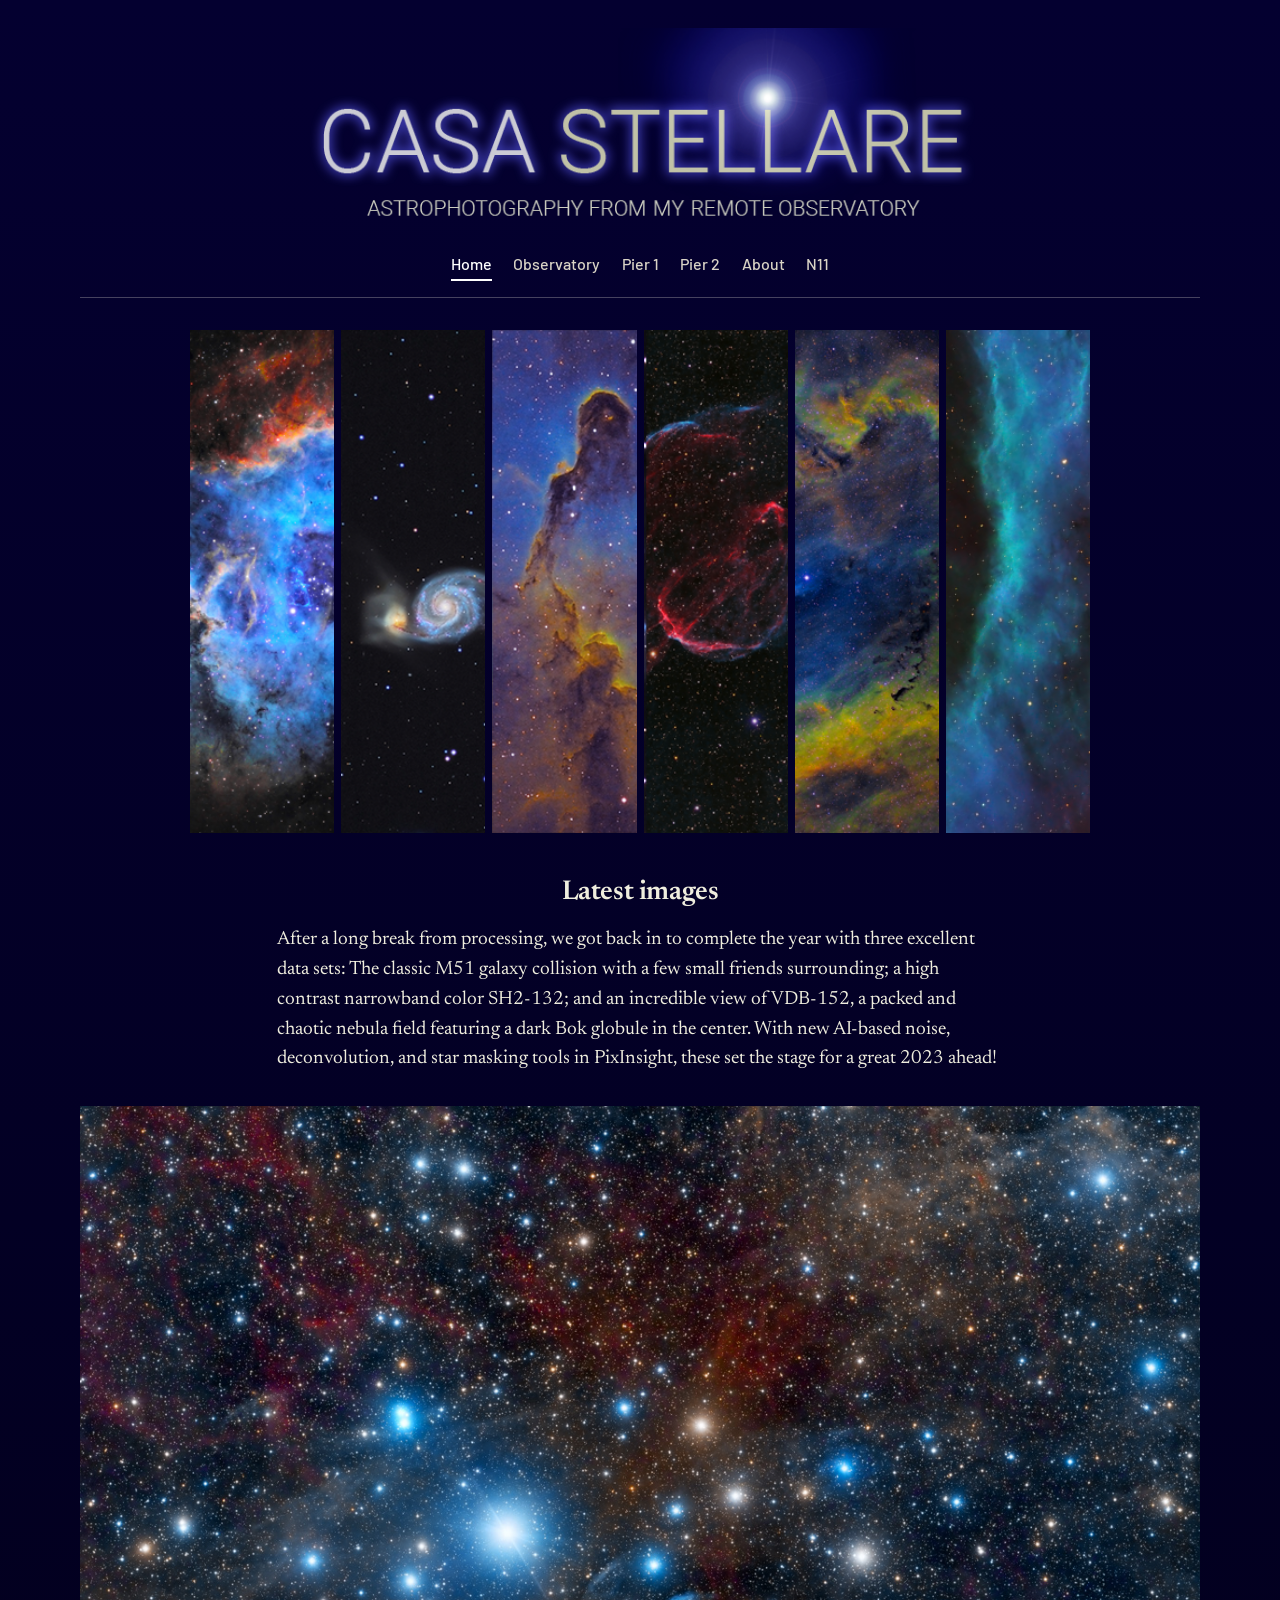
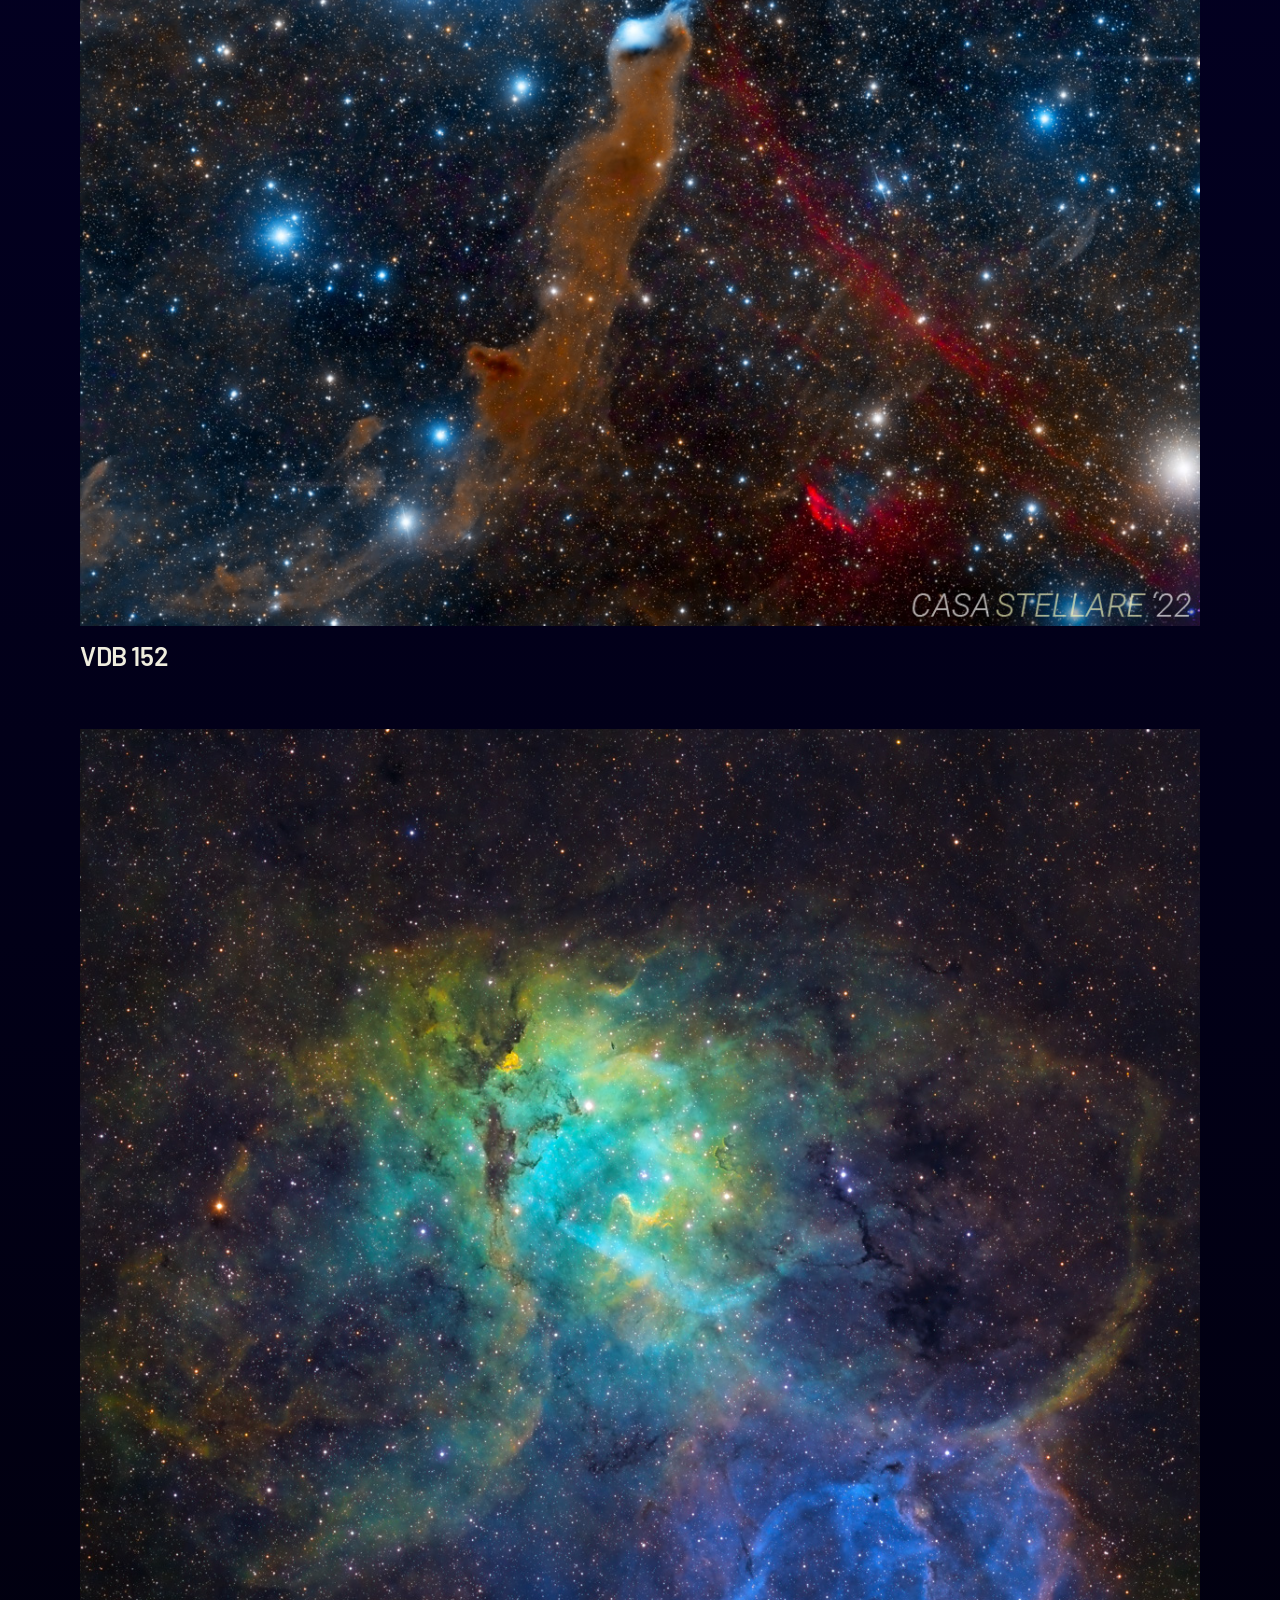
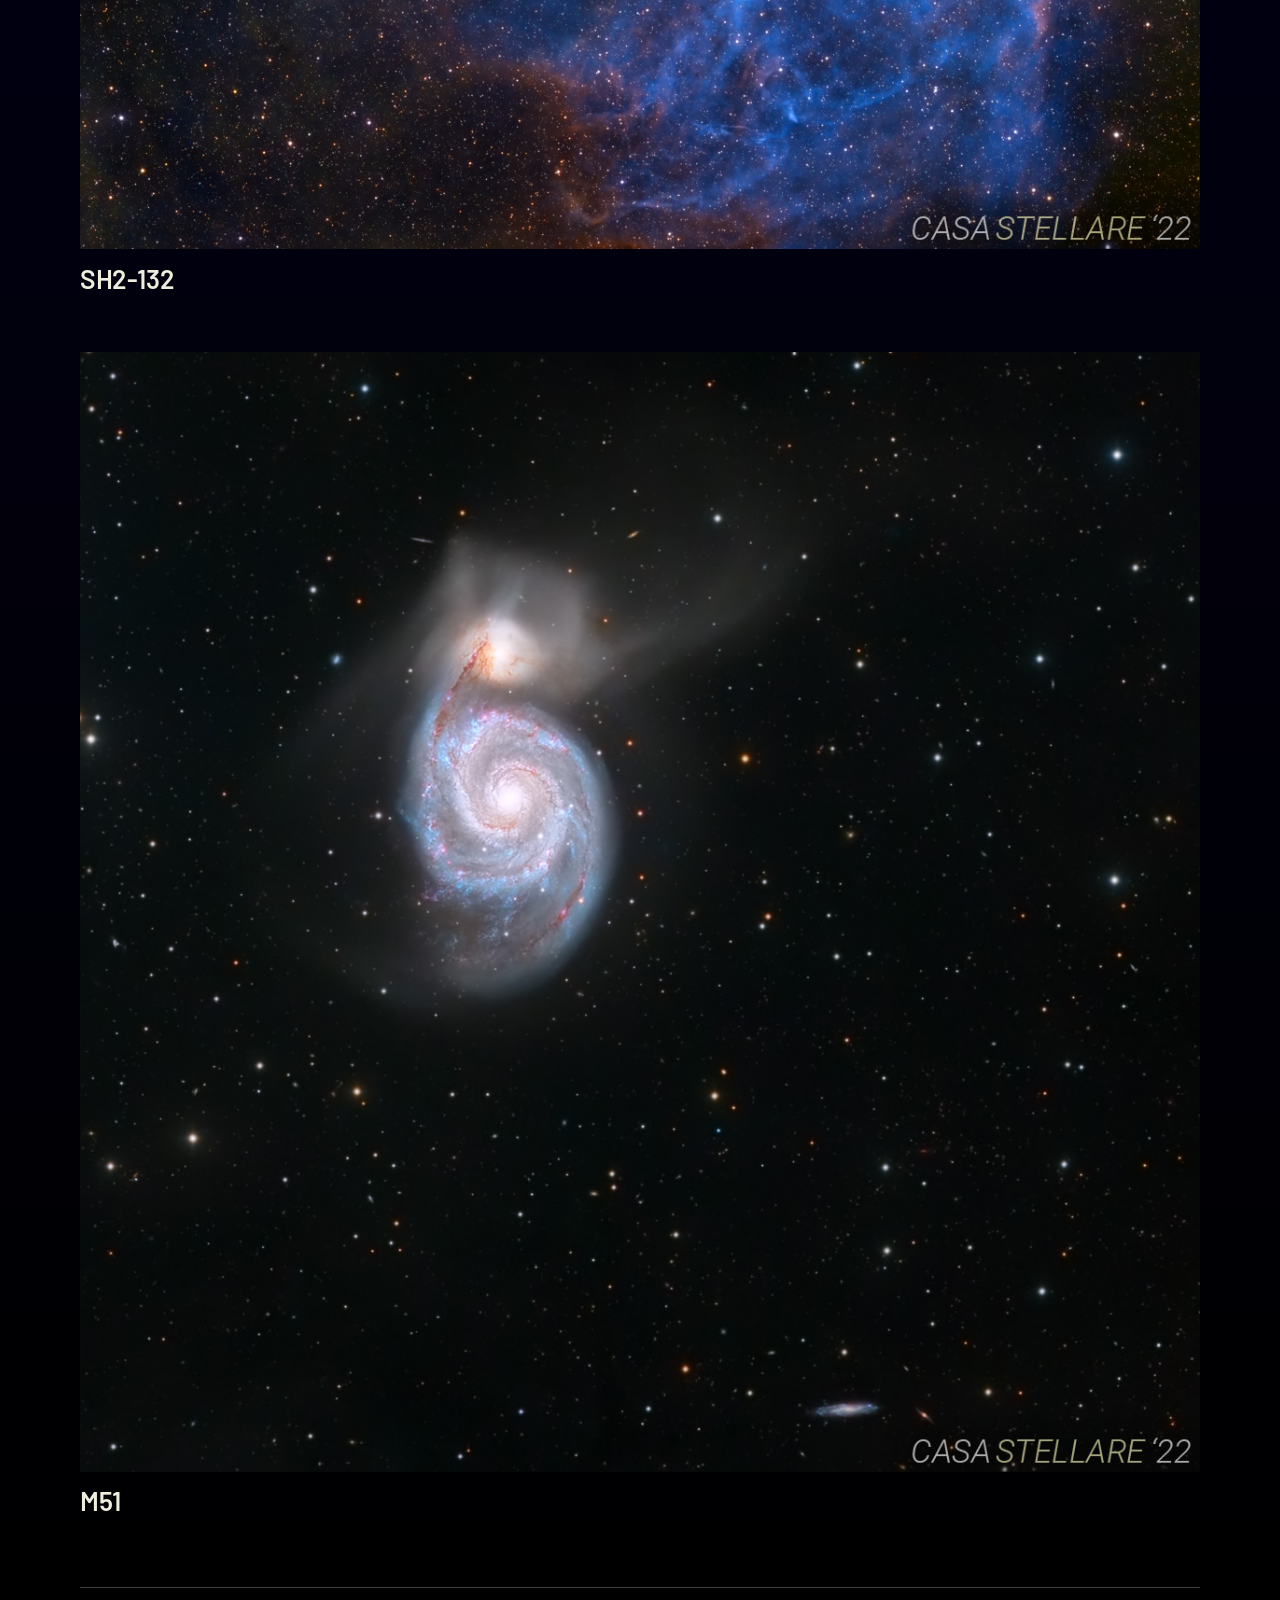
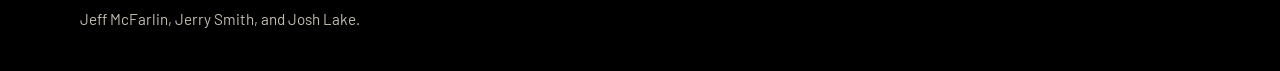
<file: index.html>
<!DOCTYPE html>
<html lang="en">
<head>
  <meta charset="utf-8">
  <meta name="viewport" content="width=device-width, initial-scale=1">
  <title>Casa Stellare</title>
  <meta name="description" content="Astrophotography from our remote observatory.">
  <link rel="icon" href="media/favicon.png">
  <link rel="preconnect" href="https://fonts.googleapis.com">
  <link rel="preconnect" href="https://fonts.gstatic.com" crossorigin>
  <link href="https://fonts.googleapis.com/css2?family=Barlow:wght@400;500;600&family=Newsreader:opsz,wght@6..72,400;6..72,600&display=swap" rel="stylesheet">
  <link rel="stylesheet" href="css/site.css">
</head>
<body>
  <a class="skip" href="#content">Skip to content</a>
  <header class="site-header">
    <a href="index.html"><img class="banner" src="media/uploads/2026/11/BannerThinSubtitledMy.png" alt="Casa Stellare, astrophotography from our remote observatory"></a>
    <nav class="nav" aria-label="Pages"><a href="index.html" aria-current="page">Home</a><a href="observatory.html">Observatory</a><a href="pier-1.html">Pier 1</a><a href="pier-2.html">Pier 2</a><a href="about.html">About</a><a href="lake.html">N11</a></nav>
  </header>
  <main id="content">
    <div class="strip-row">
    <div class="panel">
      <img src="media/strips/1/01.png" alt="">
      <img src="media/strips/1/02.png" alt="">
      <img src="media/strips/1/03.png" alt="">
      <img src="media/strips/1/04.png" alt="">
      <img src="media/strips/1/05.png" alt="">
      <img src="media/strips/1/06.png" alt="">
    </div>
    <div class="panel">
      <img src="media/strips/2/01.png" alt="">
      <img src="media/strips/2/02.png" alt="">
      <img src="media/strips/2/03.png" alt="">
      <img src="media/strips/2/04.png" alt="">
      <img src="media/strips/2/05.png" alt="">
      <img src="media/strips/2/06.png" alt="">
    </div>
    <div class="panel">
      <img src="media/strips/3/01.png" alt="">
      <img src="media/strips/3/02.png" alt="">
      <img src="media/strips/3/03.png" alt="">
      <img src="media/strips/3/04.png" alt="">
      <img src="media/strips/3/05.png" alt="">
      <img src="media/strips/3/06.png" alt="">
    </div>
    <div class="panel">
      <img src="media/strips/4/01.png" alt="">
      <img src="media/strips/4/02.png" alt="">
      <img src="media/strips/4/03.png" alt="">
      <img src="media/strips/4/04.png" alt="">
      <img src="media/strips/4/05.png" alt="">
      <img src="media/strips/4/06.png" alt="">
    </div>
    <div class="panel">
      <img src="media/strips/5/01.png" alt="">
      <img src="media/strips/5/02.png" alt="">
      <img src="media/strips/5/03.png" alt="">
      <img src="media/strips/5/04.png" alt="">
      <img src="media/strips/5/05.png" alt="">
      <img src="media/strips/5/06.png" alt="">
    </div>
    <div class="panel">
      <img src="media/strips/6/01.png" alt="">
      <img src="media/strips/6/02.png" alt="">
      <img src="media/strips/6/03.png" alt="">
      <img src="media/strips/6/04.png" alt="">
      <img src="media/strips/6/05.png" alt="">
      <img src="media/strips/6/06.png" alt="">
    </div>
    </div>
    <h1 class="section-title">Latest images</h1>
    <div class="lede"><p>After a long break from processing, we got back in to complete the year with three excellent data sets: The classic M51 galaxy collision with a few small friends surrounding; a high contrast narrowband color SH2-132; and an incredible view of VDB-152, a packed and chaotic nebula field featuring a dark Bok globule in the center. With new AI-based noise, deconvolution, and star masking tools in PixInsight, these set the stage for a great 2023 ahead!</p></div>
    <div class="essays" data-gallery>
<figure class="essay"><button class="essay-open" type="button" data-full="media/uploads/2022/12/58-VDB152.jpg"><img src="media/uploads/2022/12/58-VDB152.jpg" alt="VDB 152"></button><figcaption><h2>VDB 152</h2></figcaption></figure>
<figure class="essay"><button class="essay-open" type="button" data-full="media/uploads/2022/12/59-SH2132.jpg"><img src="media/uploads/2022/12/59-SH2132.jpg" alt="SH2-132"></button><figcaption><h2>SH2-132</h2></figcaption></figure>
<figure class="essay"><button class="essay-open" type="button" data-full="media/uploads/2022/12/60-M51.jpg"><img src="media/uploads/2022/12/60-M51.jpg" alt="M51"></button><figcaption><h2>M51</h2></figcaption></figure>
    </div>
  </main>
  <footer class="site-footer">Jeff McFarlin, Jerry Smith, and Josh Lake.</footer>
  <dialog class="lightbox" aria-label="Image">
    <div class="lightbox-bar">
      <span>Casa Stellare</span>
      <button type="button" data-close>Close</button>
    </div>
    <div class="lightbox-stage">
      <button class="lightbox-nav" type="button" data-prev aria-label="Previous image">Prev</button>
      <img alt="">
      <button class="lightbox-nav" type="button" data-next aria-label="Next image">Next</button>
    </div>
    <p class="lightbox-caption"></p>
  </dialog>
  <script src="js/strips.js"></script>
  <script src="js/gallery.js"></script>
</body>
</html>
</file>
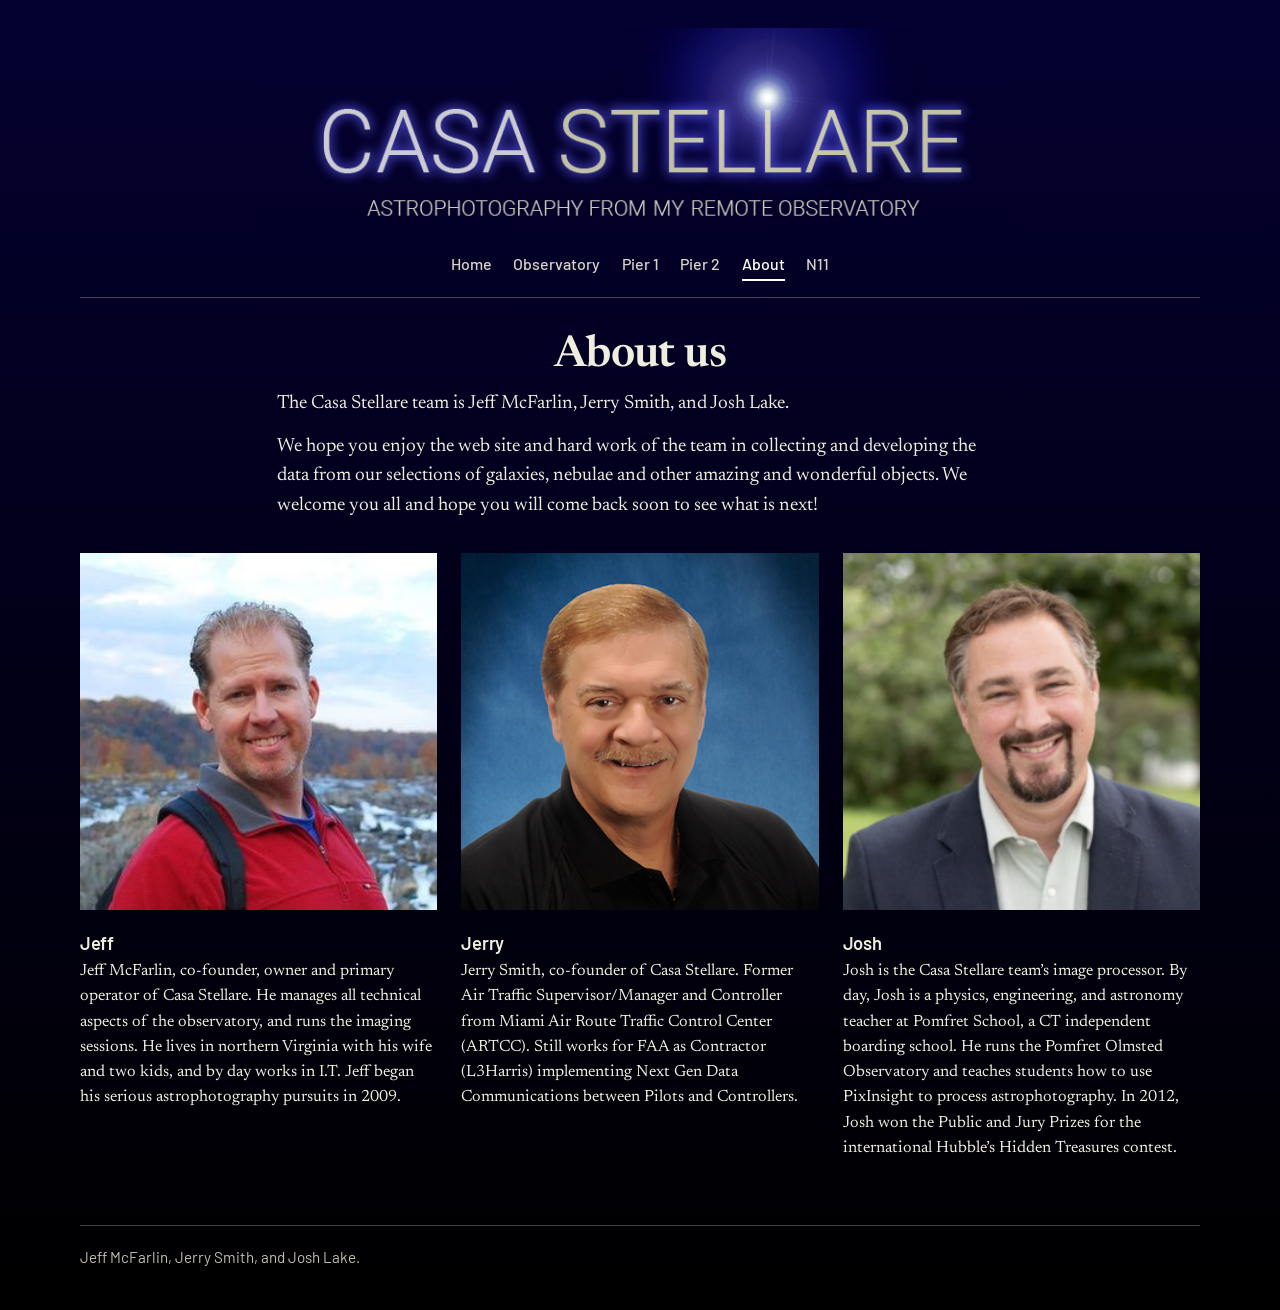
<file: about.html>
<!DOCTYPE html>
<html lang="en">
<head>
  <meta charset="utf-8">
  <meta name="viewport" content="width=device-width, initial-scale=1">
  <title>About — Casa Stellare</title>
  <meta name="description" content="Jeff McFarlin, Jerry Smith, and Josh Lake.">
  <link rel="icon" href="media/favicon.png">
  <link rel="preconnect" href="https://fonts.googleapis.com">
  <link rel="preconnect" href="https://fonts.gstatic.com" crossorigin>
  <link href="https://fonts.googleapis.com/css2?family=Barlow:wght@400;500;600&family=Newsreader:opsz,wght@6..72,400;6..72,600&display=swap" rel="stylesheet">
  <link rel="stylesheet" href="css/site.css">
</head>
<body>
  <a class="skip" href="#content">Skip to content</a>
  <header class="site-header">
    <a href="index.html"><img class="banner" src="media/uploads/2026/11/BannerThinSubtitledMy.png" alt="Casa Stellare, astrophotography from our remote observatory"></a>
    <nav class="nav" aria-label="Pages"><a href="index.html">Home</a><a href="observatory.html">Observatory</a><a href="pier-1.html">Pier 1</a><a href="pier-2.html">Pier 2</a><a href="about.html" aria-current="page">About</a><a href="lake.html">N11</a></nav>
  </header>
  <main id="content">
    <h1>About us</h1>
    <div class="lede"><p>The Casa Stellare team is Jeff McFarlin, Jerry Smith, and Josh Lake.</p>
<p>We hope you enjoy the web site and hard work of the team in collecting and developing the data from our selections of galaxies, nebulae and other amazing and wonderful objects. We welcome you all and hope you will come back soon to see what is next!</p></div>
    <div class="people">
<article>
        <img src="media/uploads/2022/03/Jeff-e1646683445203.jpeg" alt="Jeff">
        <h2>Jeff</h2>
        <p>Jeff McFarlin, co-founder, owner and primary operator of Casa Stellare. He manages all technical aspects of the observatory, and runs the imaging sessions. He lives in northern Virginia with his wife and two kids, and by day works in I.T. Jeff began his serious astrophotography pursuits in 2009.</p>
      </article>
<article>
        <img src="media/uploads/2022/03/Jerry.png" alt="Jerry">
        <h2>Jerry</h2>
        <p>Jerry Smith, co-founder of Casa Stellare. Former Air Traffic Supervisor/Manager and Controller from Miami Air Route Traffic Control Center (ARTCC). Still works for FAA as Contractor (L3Harris) implementing Next Gen Data Communications between Pilots and Controllers.</p>
      </article>
<article>
        <img src="media/uploads/2022/03/Lake-Avatar-e1646683579557.png" alt="Josh">
        <h2>Josh</h2>
        <p>Josh is the Casa Stellare team’s image processor. By day, Josh is a physics, engineering, and astronomy teacher at Pomfret School, a CT independent boarding school. He runs the Pomfret Olmsted Observatory and teaches students how to use PixInsight to process astrophotography. In 2012, Josh won the Public and Jury Prizes for the international Hubble’s Hidden Treasures contest.</p>
      </article>
    </div>
  </main>
  <footer class="site-footer">Jeff McFarlin, Jerry Smith, and Josh Lake.</footer>
  <dialog class="lightbox" aria-label="Image">
    <div class="lightbox-bar">
      <span>Casa Stellare</span>
      <button type="button" data-close>Close</button>
    </div>
    <div class="lightbox-stage">
      <button class="lightbox-nav" type="button" data-prev aria-label="Previous image">Prev</button>
      <img alt="">
      <button class="lightbox-nav" type="button" data-next aria-label="Next image">Next</button>
    </div>
    <p class="lightbox-caption"></p>
  </dialog>
  <script src="js/gallery.js"></script>
</body>
</html>
</file>
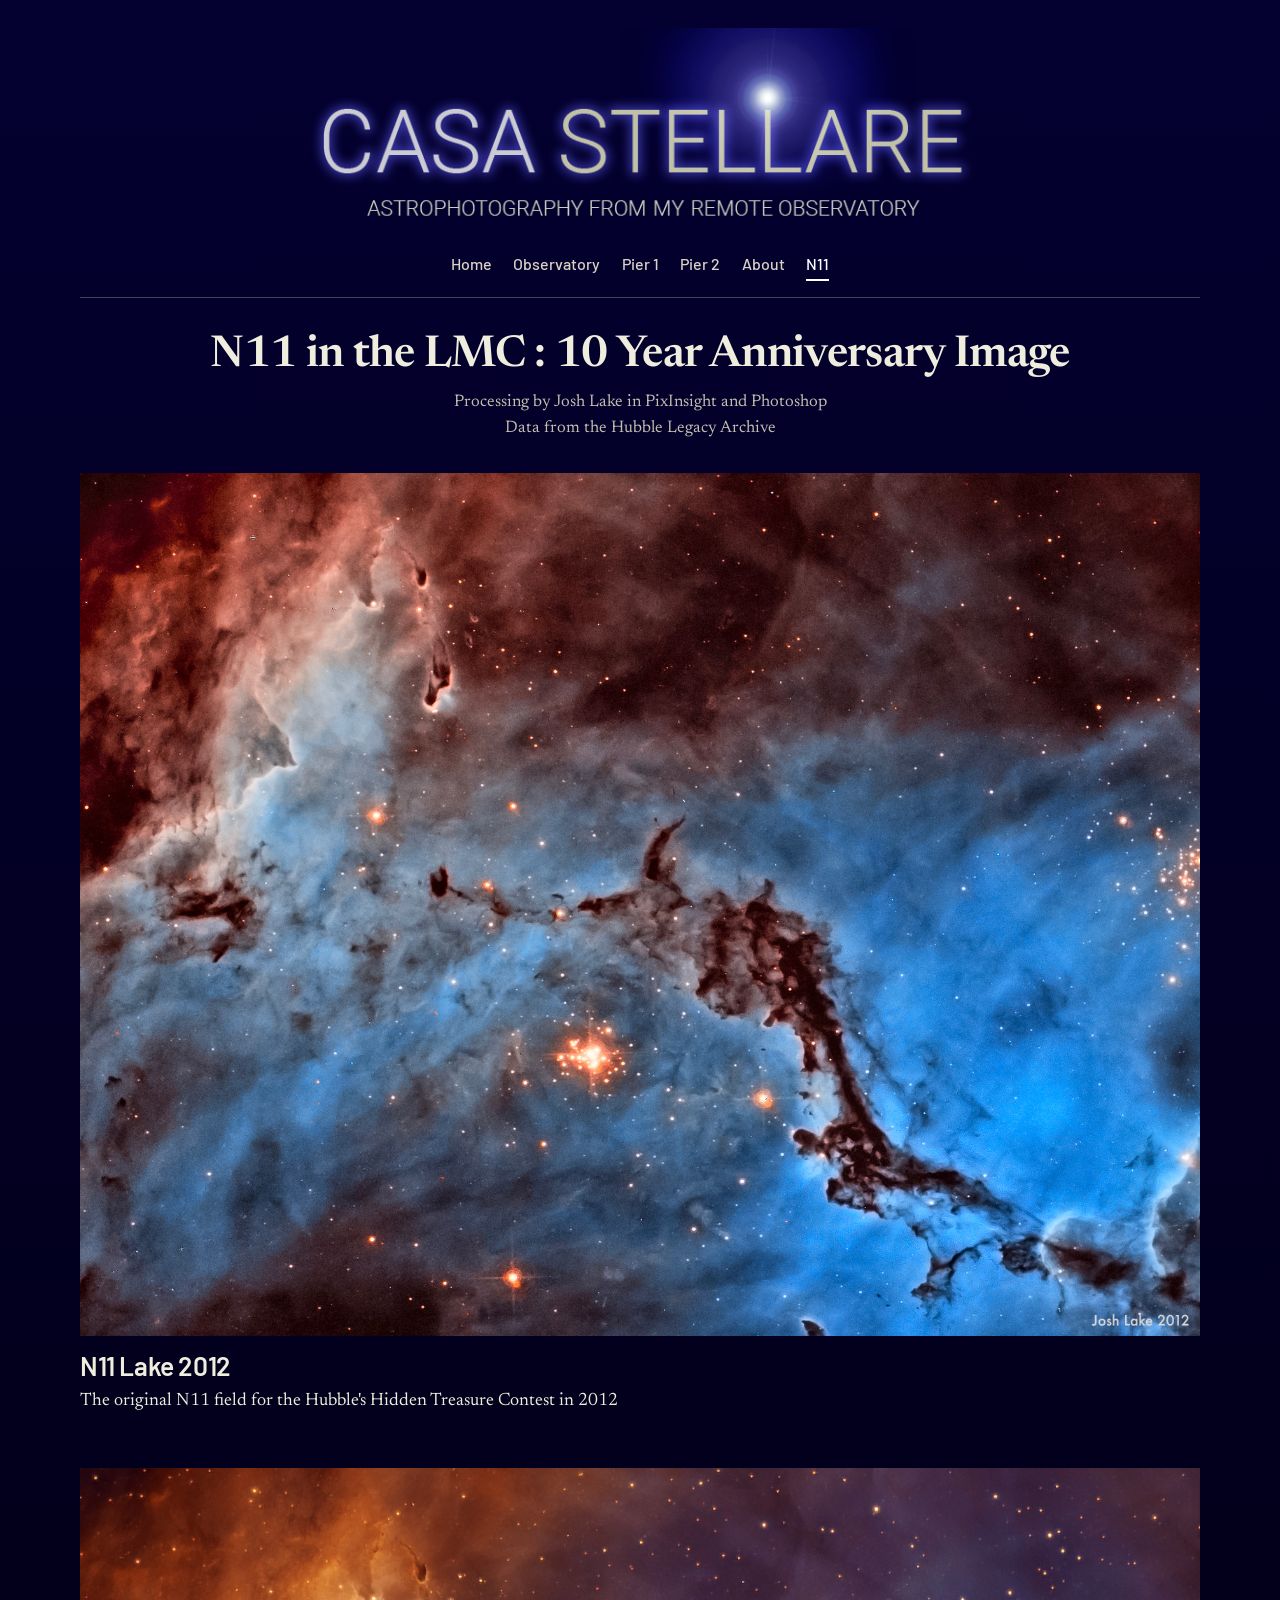
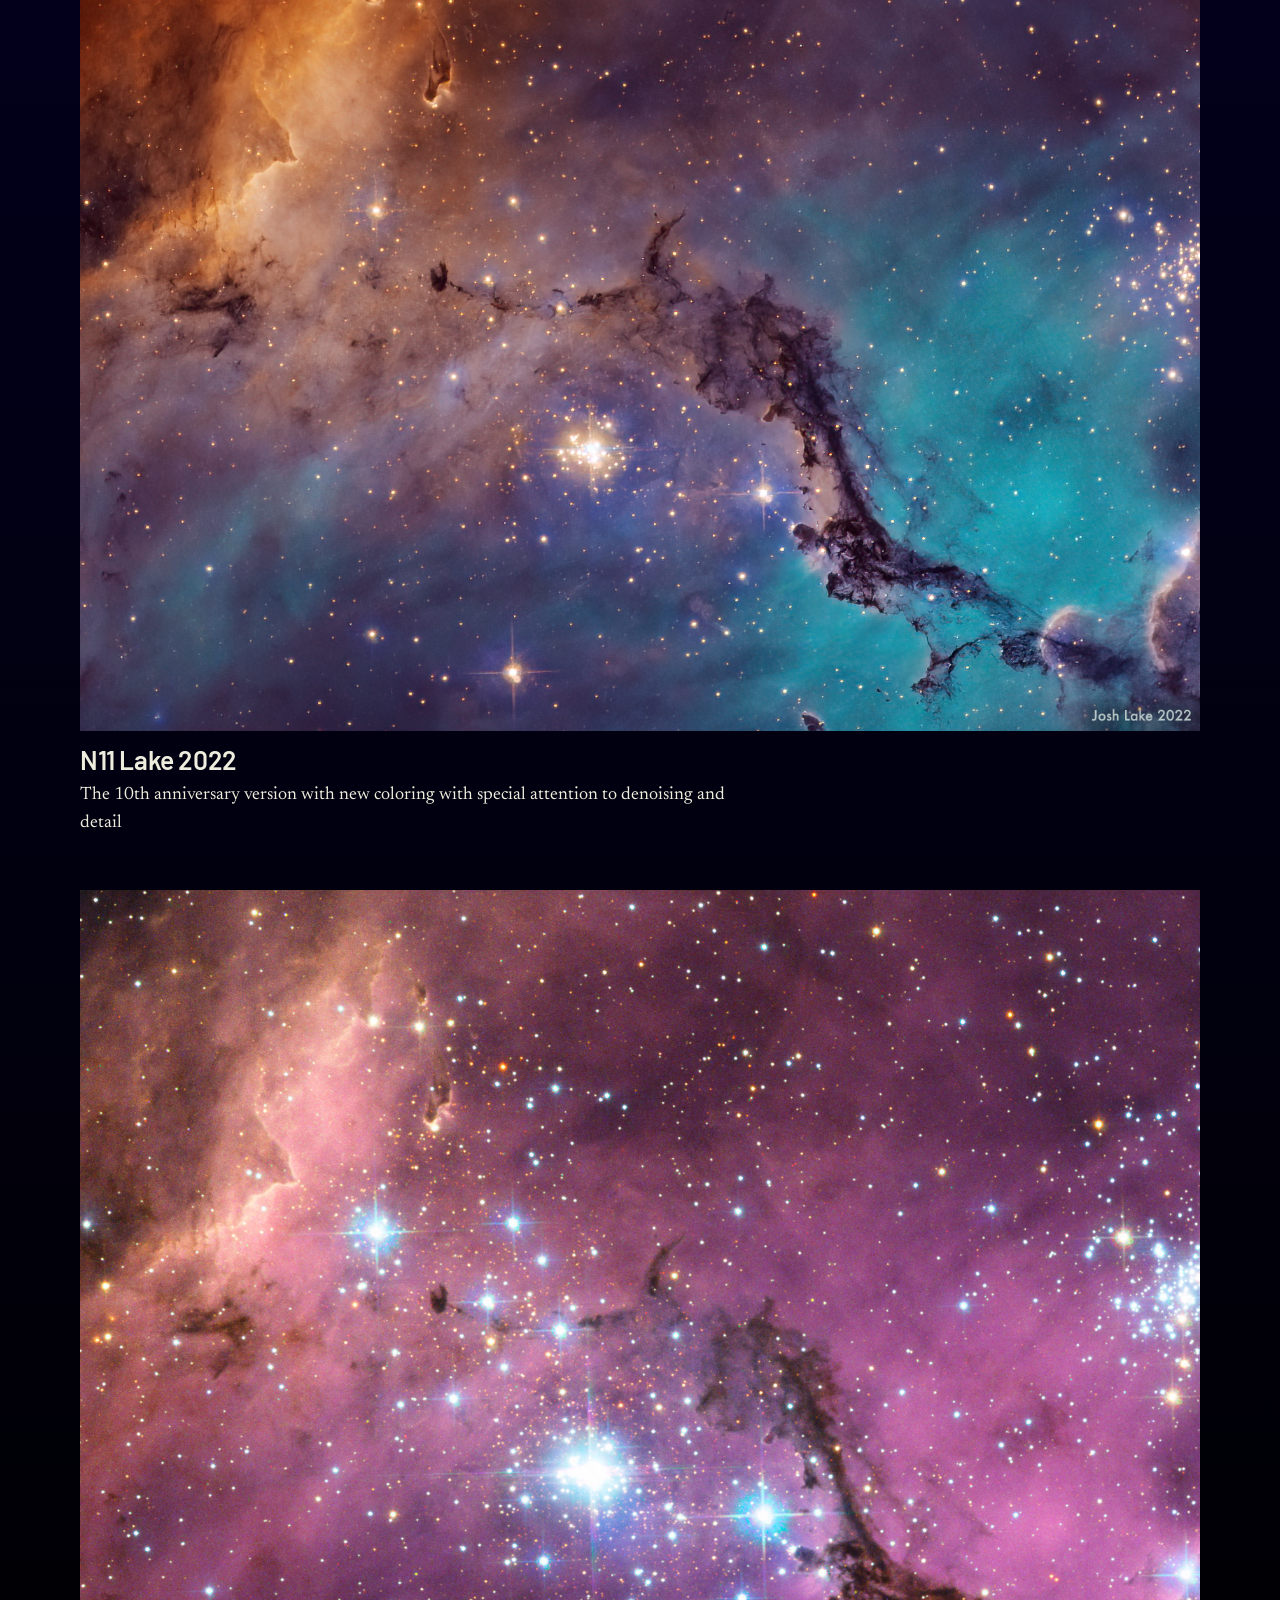
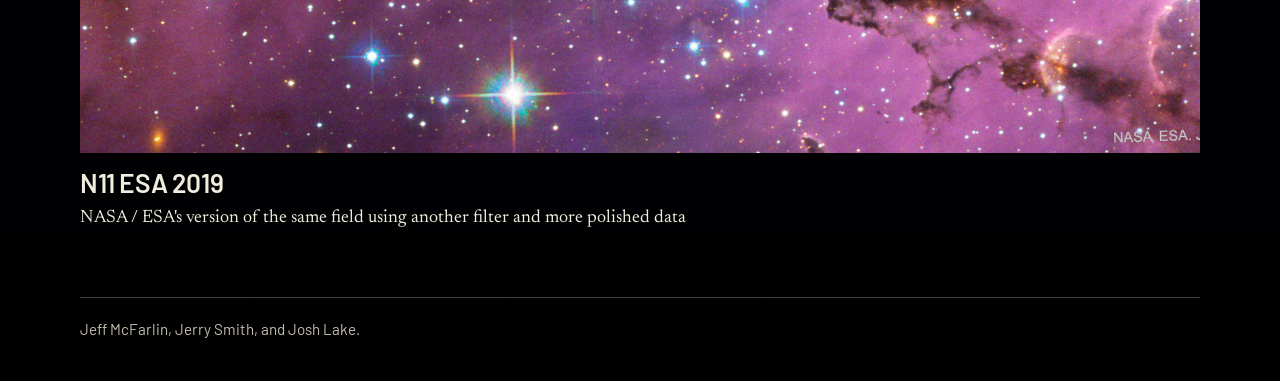
<file: lake.html>
<!DOCTYPE html>
<html lang="en">
<head>
  <meta charset="utf-8">
  <meta name="viewport" content="width=device-width, initial-scale=1">
  <title>N11 — Casa Stellare</title>
  <meta name="description" content="N11 in the LMC : 10 Year Anniversary Image">
  <link rel="icon" href="media/favicon.png">
  <link rel="preconnect" href="https://fonts.googleapis.com">
  <link rel="preconnect" href="https://fonts.gstatic.com" crossorigin>
  <link href="https://fonts.googleapis.com/css2?family=Barlow:wght@400;500;600&family=Newsreader:opsz,wght@6..72,400;6..72,600&display=swap" rel="stylesheet">
  <link rel="stylesheet" href="css/site.css">
</head>
<body>
  <a class="skip" href="#content">Skip to content</a>
  <header class="site-header">
    <a href="index.html"><img class="banner" src="media/uploads/2026/11/BannerThinSubtitledMy.png" alt="Casa Stellare, astrophotography from our remote observatory"></a>
    <nav class="nav" aria-label="Pages"><a href="index.html">Home</a><a href="observatory.html">Observatory</a><a href="pier-1.html">Pier 1</a><a href="pier-2.html">Pier 2</a><a href="about.html">About</a><a href="lake.html" aria-current="page">N11</a></nav>
  </header>
  <main id="content">
    <h1>N11 in the LMC : 10 Year Anniversary Image</h1>
    <p class="credit">Processing by Josh Lake in PixInsight and Photoshop<br>Data from the Hubble Legacy Archive</p>
    <div class="essays" data-gallery>
<figure class="essay"><button class="essay-open" type="button" data-full="media/uploads/2022/03/N11-Lake-2012.jpg"><img src="media/uploads/2022/03/N11-Lake-2012.jpg" alt="N11 Lake 2012"></button><figcaption><h2>N11 Lake 2012</h2><p>The original N11 field for the Hubble&#x27;s Hidden Treasure Contest in 2012</p></figcaption></figure>
<figure class="essay"><button class="essay-open" type="button" data-full="media/uploads/2022/03/N11-Lake-2022.jpg"><img src="media/uploads/2022/03/N11-Lake-2022.jpg" alt="N11 Lake 2022"></button><figcaption><h2>N11 Lake 2022</h2><p>The 10th anniversary version with new coloring with special attention to denoising and detail</p></figcaption></figure>
<figure class="essay"><button class="essay-open" type="button" data-full="media/uploads/2022/03/N11-ESA-2019.jpg"><img src="media/uploads/2022/03/N11-ESA-2019.jpg" alt="N11 ESA 2019"></button><figcaption><h2>N11 ESA 2019</h2><p>NASA / ESA&#x27;s version of the same field using another filter and more polished data</p></figcaption></figure>
    </div>
  </main>
  <footer class="site-footer">Jeff McFarlin, Jerry Smith, and Josh Lake.</footer>
  <dialog class="lightbox" aria-label="Image">
    <div class="lightbox-bar">
      <span>Casa Stellare</span>
      <button type="button" data-close>Close</button>
    </div>
    <div class="lightbox-stage">
      <button class="lightbox-nav" type="button" data-prev aria-label="Previous image">Prev</button>
      <img alt="">
      <button class="lightbox-nav" type="button" data-next aria-label="Next image">Next</button>
    </div>
    <p class="lightbox-caption"></p>
  </dialog>
  <script src="js/gallery.js"></script>
</body>
</html>
</file>
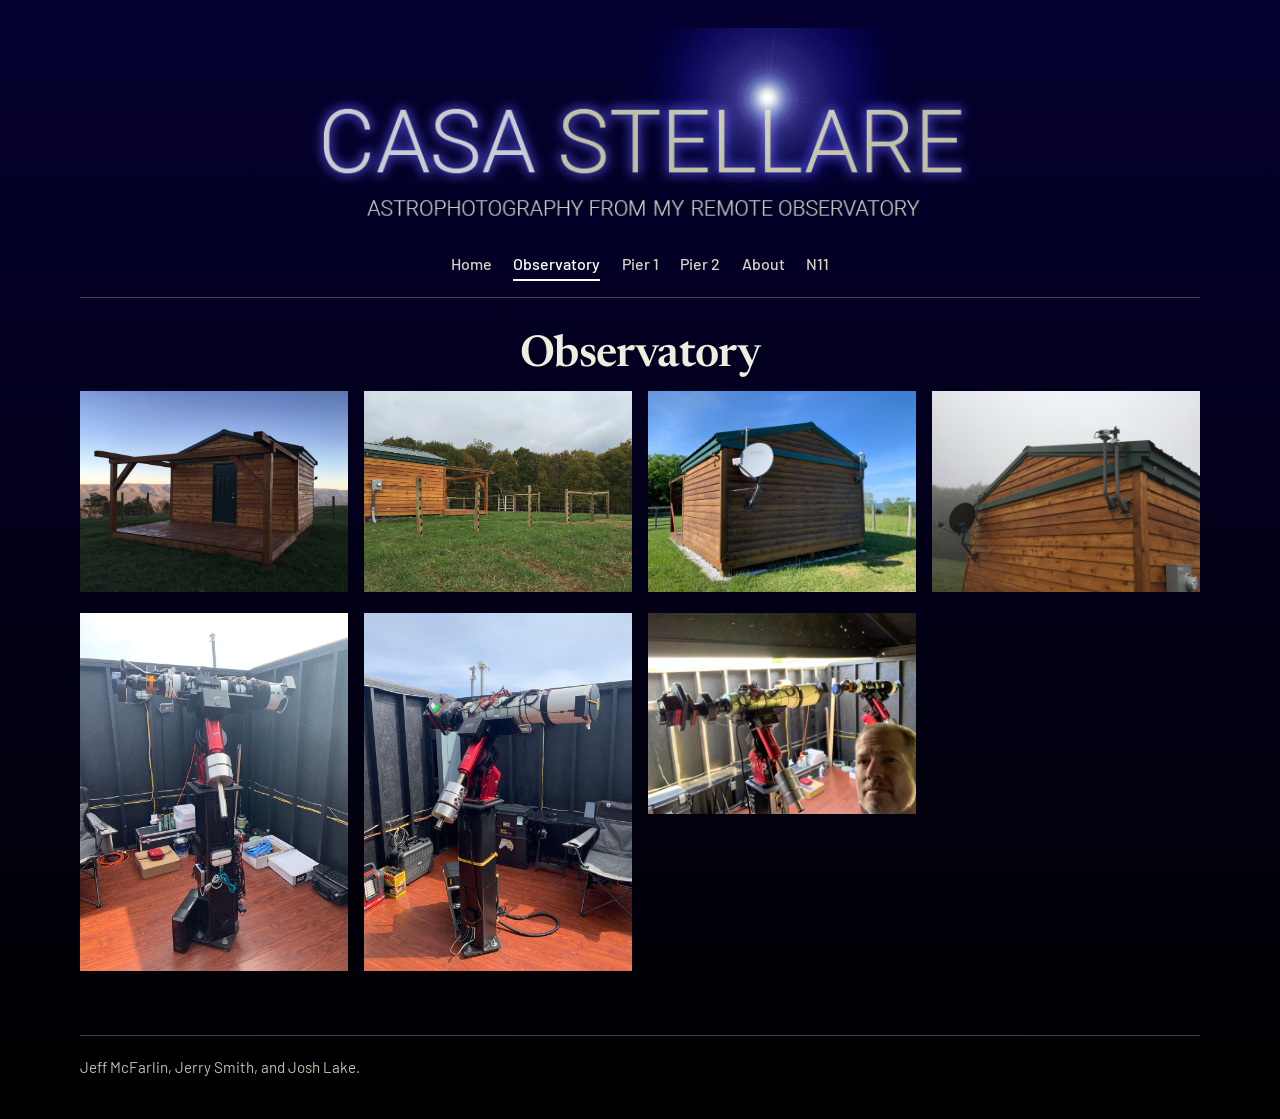
<file: observatory.html>
<!DOCTYPE html>
<html lang="en">
<head>
  <meta charset="utf-8">
  <meta name="viewport" content="width=device-width, initial-scale=1">
  <title>Observatory — Casa Stellare</title>
  <meta name="description" content="The Casa Stellare remote observatory.">
  <link rel="icon" href="media/favicon.png">
  <link rel="preconnect" href="https://fonts.googleapis.com">
  <link rel="preconnect" href="https://fonts.gstatic.com" crossorigin>
  <link href="https://fonts.googleapis.com/css2?family=Barlow:wght@400;500;600&family=Newsreader:opsz,wght@6..72,400;6..72,600&display=swap" rel="stylesheet">
  <link rel="stylesheet" href="css/site.css">
</head>
<body>
  <a class="skip" href="#content">Skip to content</a>
  <header class="site-header">
    <a href="index.html"><img class="banner" src="media/uploads/2026/11/BannerThinSubtitledMy.png" alt="Casa Stellare, astrophotography from our remote observatory"></a>
    <nav class="nav" aria-label="Pages"><a href="index.html">Home</a><a href="observatory.html" aria-current="page">Observatory</a><a href="pier-1.html">Pier 1</a><a href="pier-2.html">Pier 2</a><a href="about.html">About</a><a href="lake.html">N11</a></nav>
  </header>
  <main id="content">
    <h1>Observatory</h1>
    <div class="grid" data-gallery>
<figure><button class="shot" type="button" data-full="media/uploads/2022/03/img_7589-copy.jpg"><img src="media/uploads/2022/03/img_7589-copy.jpg" alt="" loading="lazy"></button></figure>
<figure><button class="shot" type="button" data-full="media/uploads/2022/03/Obs5.jpeg"><img src="media/uploads/2022/03/Obs5.jpeg" alt="" loading="lazy"></button></figure>
<figure><button class="shot" type="button" data-full="media/uploads/2022/03/Back.jpg"><img src="media/uploads/2022/03/Back.jpg" alt="" loading="lazy"></button></figure>
<figure><button class="shot" type="button" data-full="media/uploads/2022/03/IMG_7469.jpg"><img src="media/uploads/2022/03/IMG_7469.jpg" alt="" loading="lazy"></button></figure>
<figure><button class="shot" type="button" data-full="media/uploads/2022/03/IMG_1177.jpg"><img src="media/uploads/2022/03/IMG_1177.jpg" alt="" loading="lazy"></button></figure>
<figure><button class="shot" type="button" data-full="media/uploads/2022/03/IMG_1178.jpg"><img src="media/uploads/2022/03/IMG_1178.jpg" alt="" loading="lazy"></button></figure>
<figure><button class="shot" type="button" data-full="media/uploads/2022/03/Scope.jpg"><img src="media/uploads/2022/03/Scope.jpg" alt="" loading="lazy"></button></figure>
    </div>
  </main>
  <footer class="site-footer">Jeff McFarlin, Jerry Smith, and Josh Lake.</footer>
  <dialog class="lightbox" aria-label="Image">
    <div class="lightbox-bar">
      <span>Casa Stellare</span>
      <button type="button" data-close>Close</button>
    </div>
    <div class="lightbox-stage">
      <button class="lightbox-nav" type="button" data-prev aria-label="Previous image">Prev</button>
      <img alt="">
      <button class="lightbox-nav" type="button" data-next aria-label="Next image">Next</button>
    </div>
    <p class="lightbox-caption"></p>
  </dialog>
  <script src="js/gallery.js"></script>
</body>
</html>
</file>
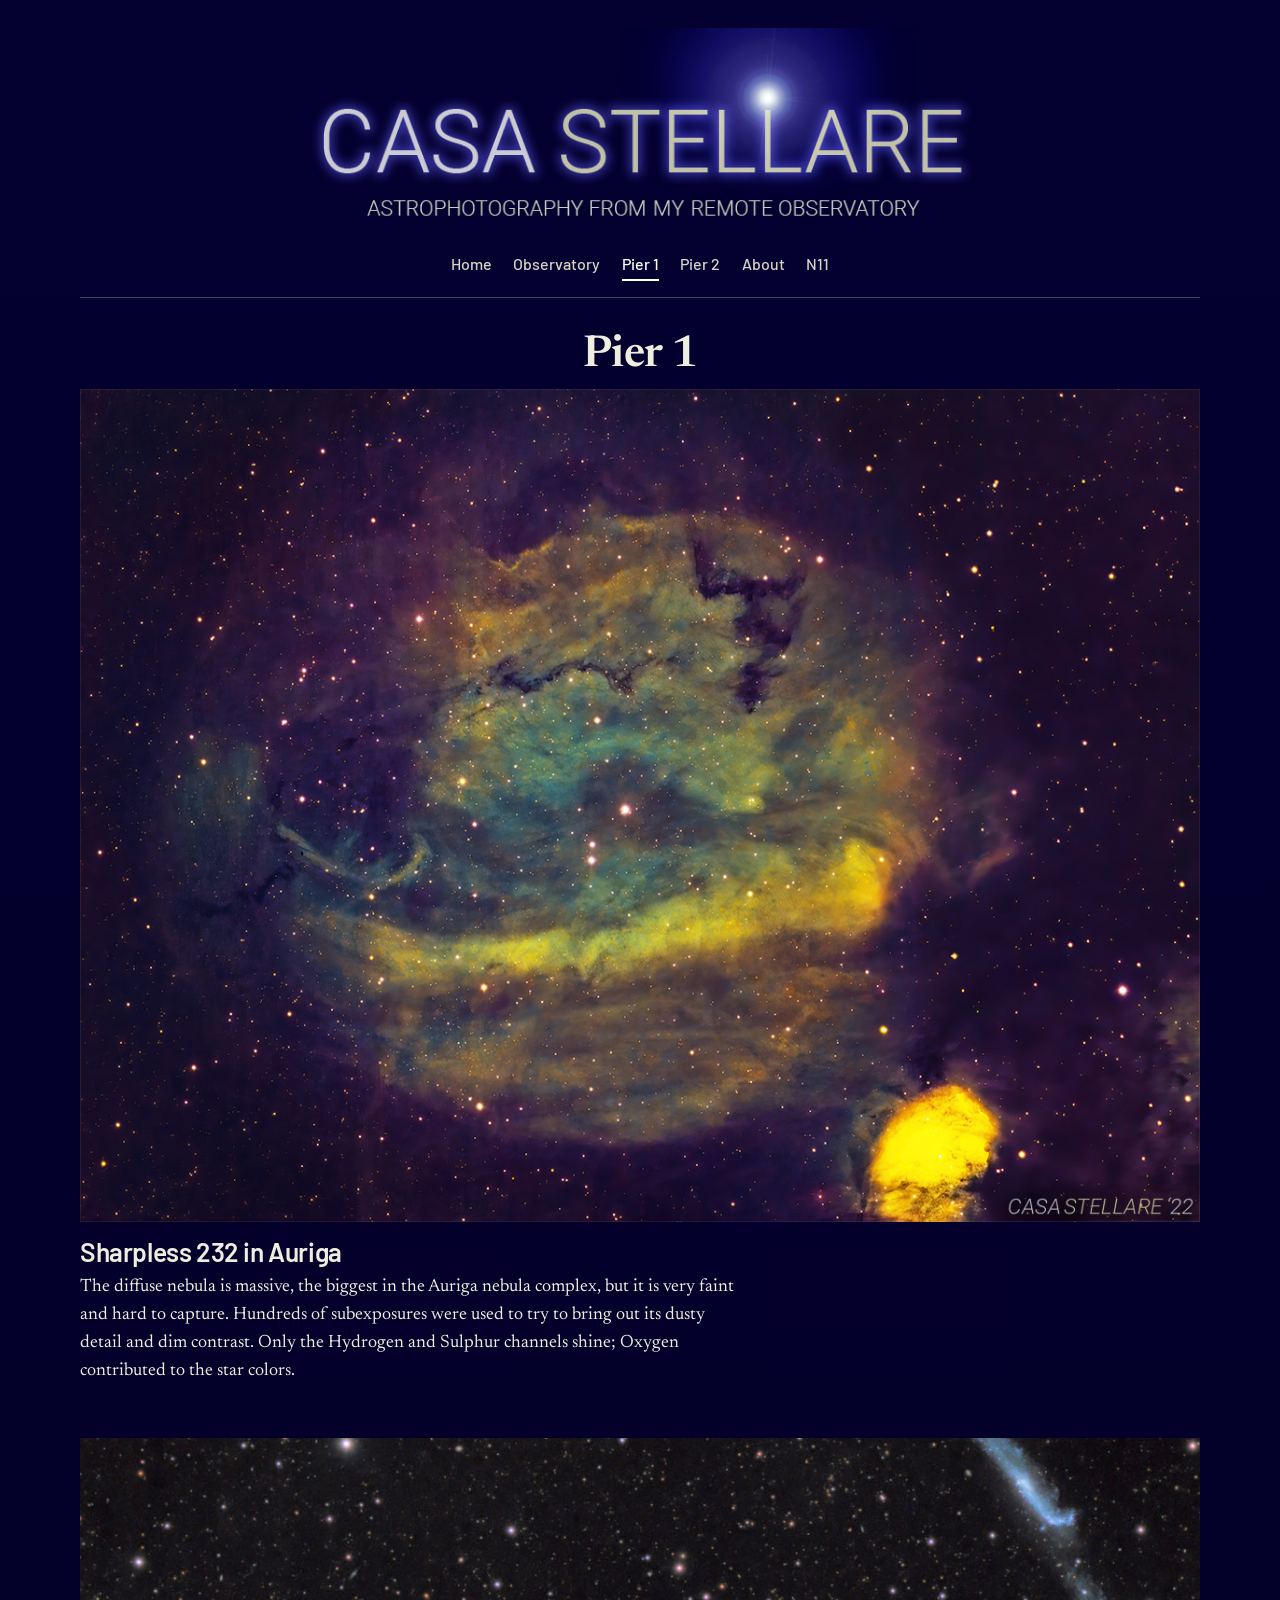
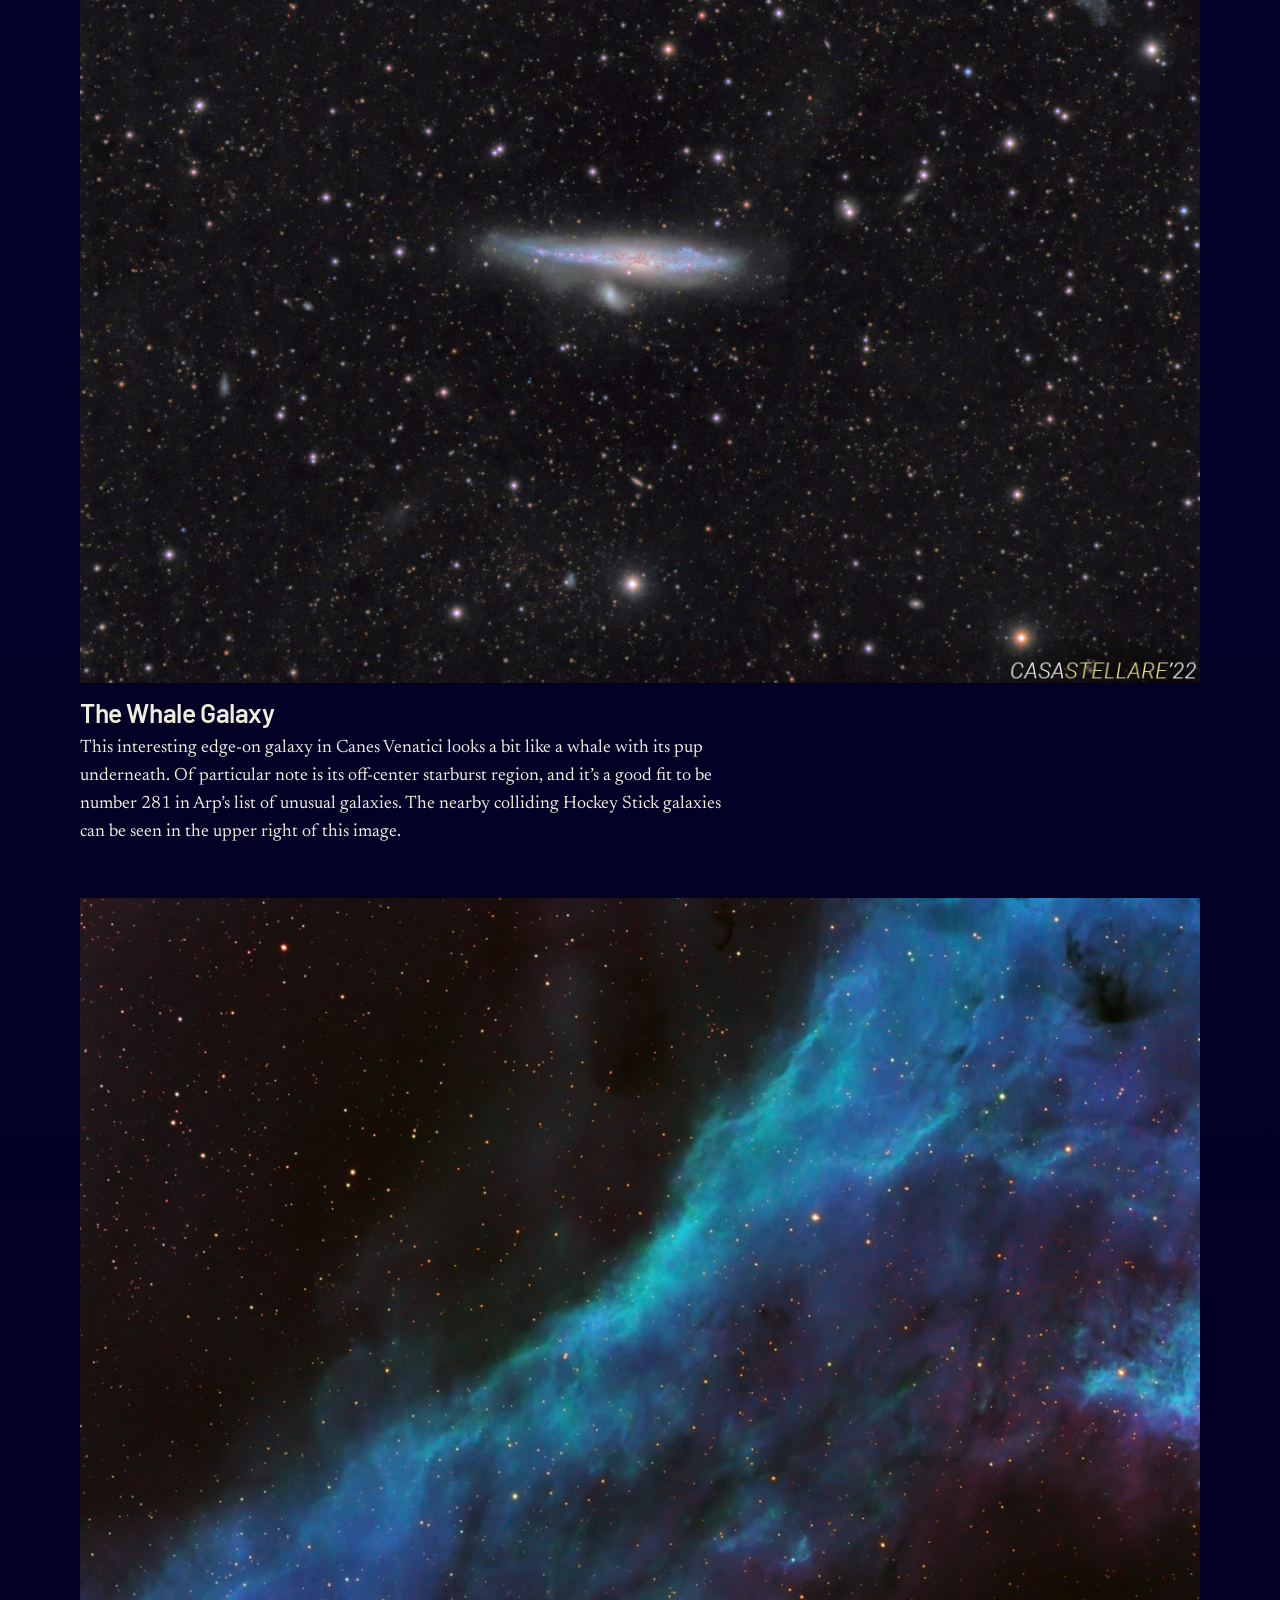
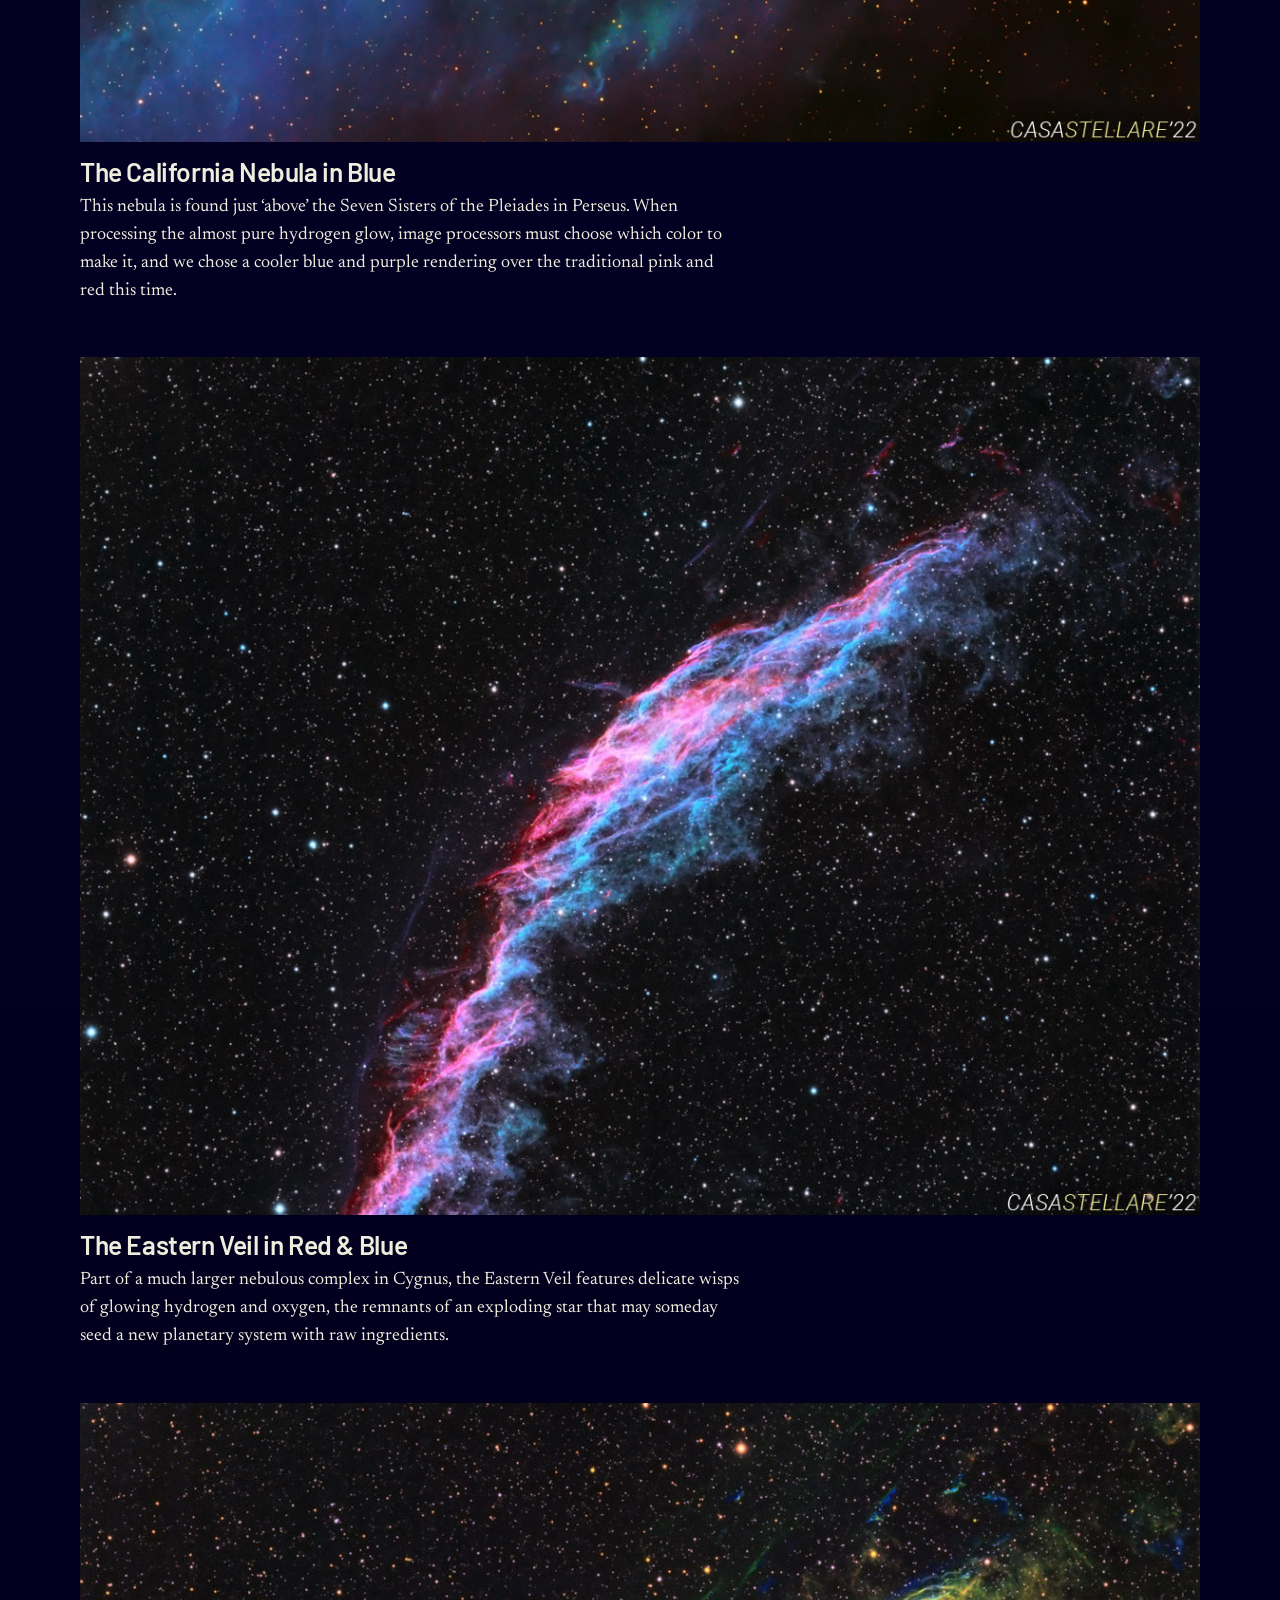
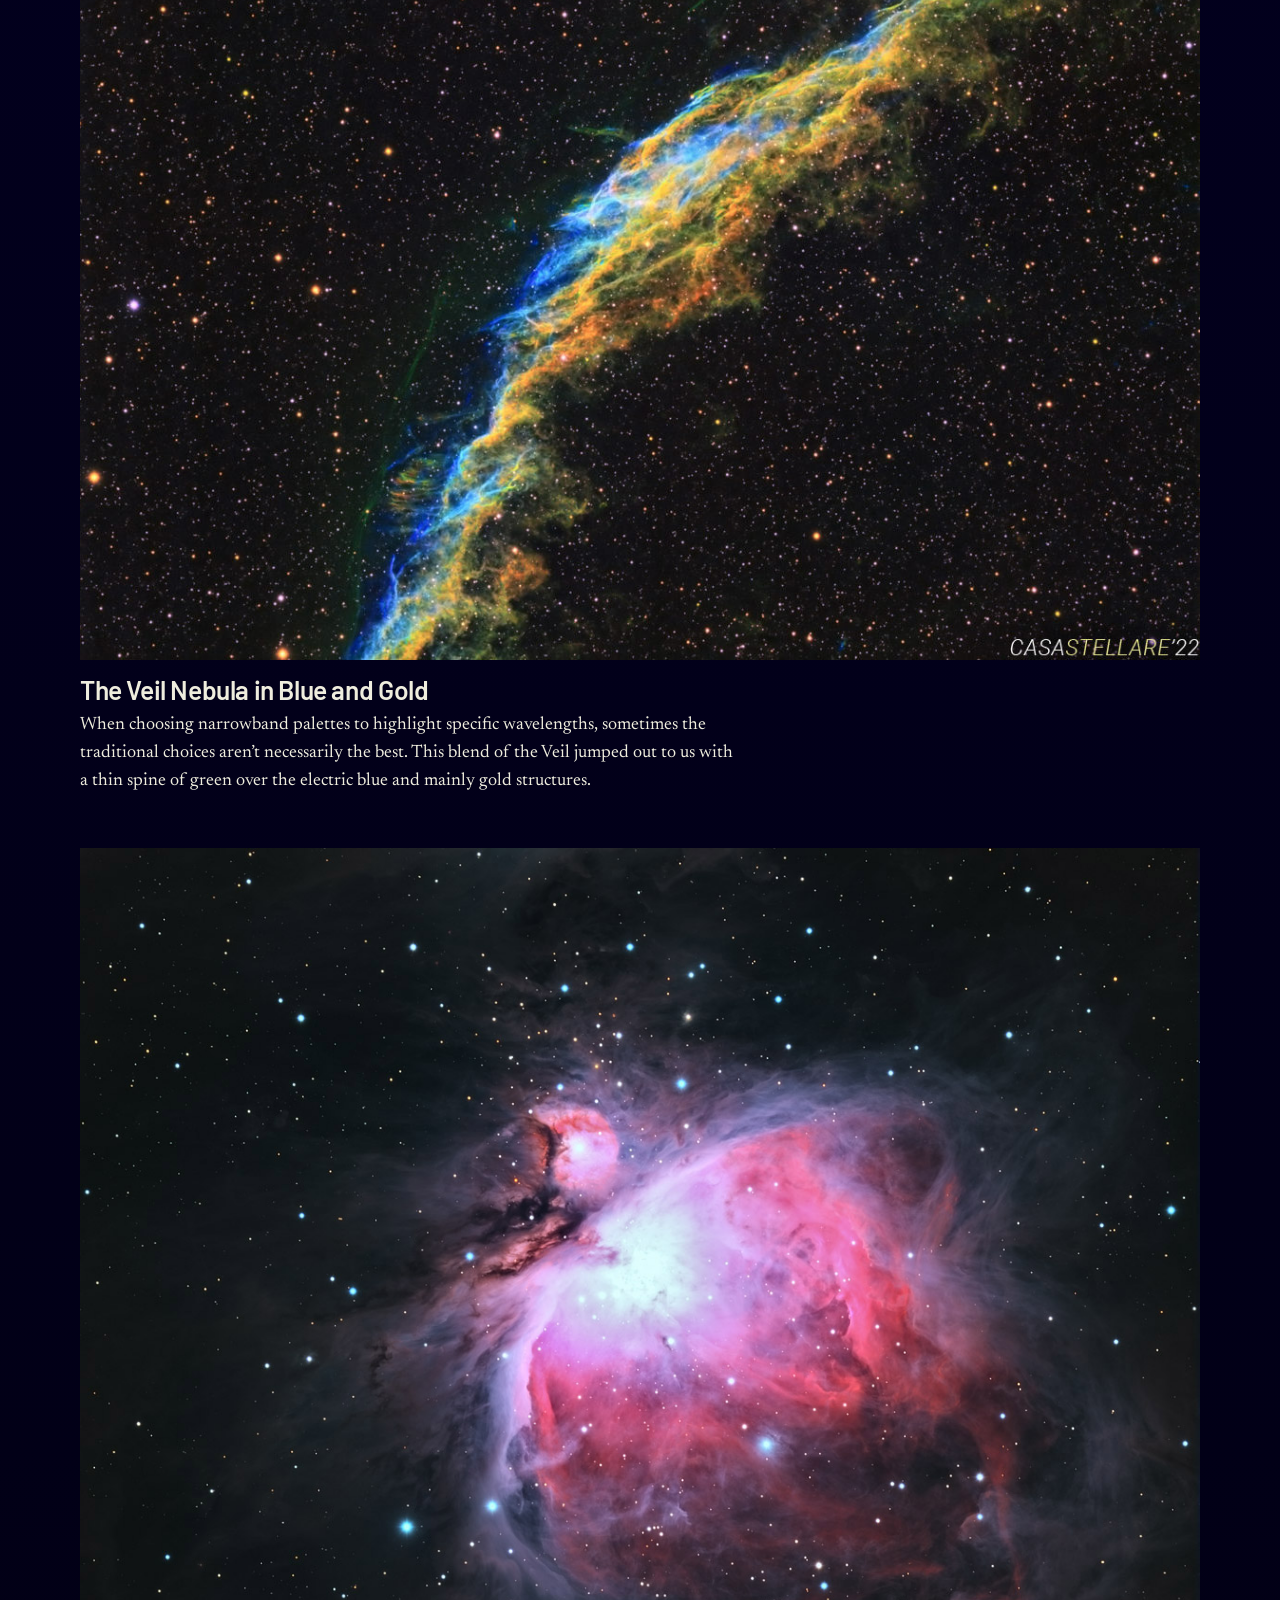
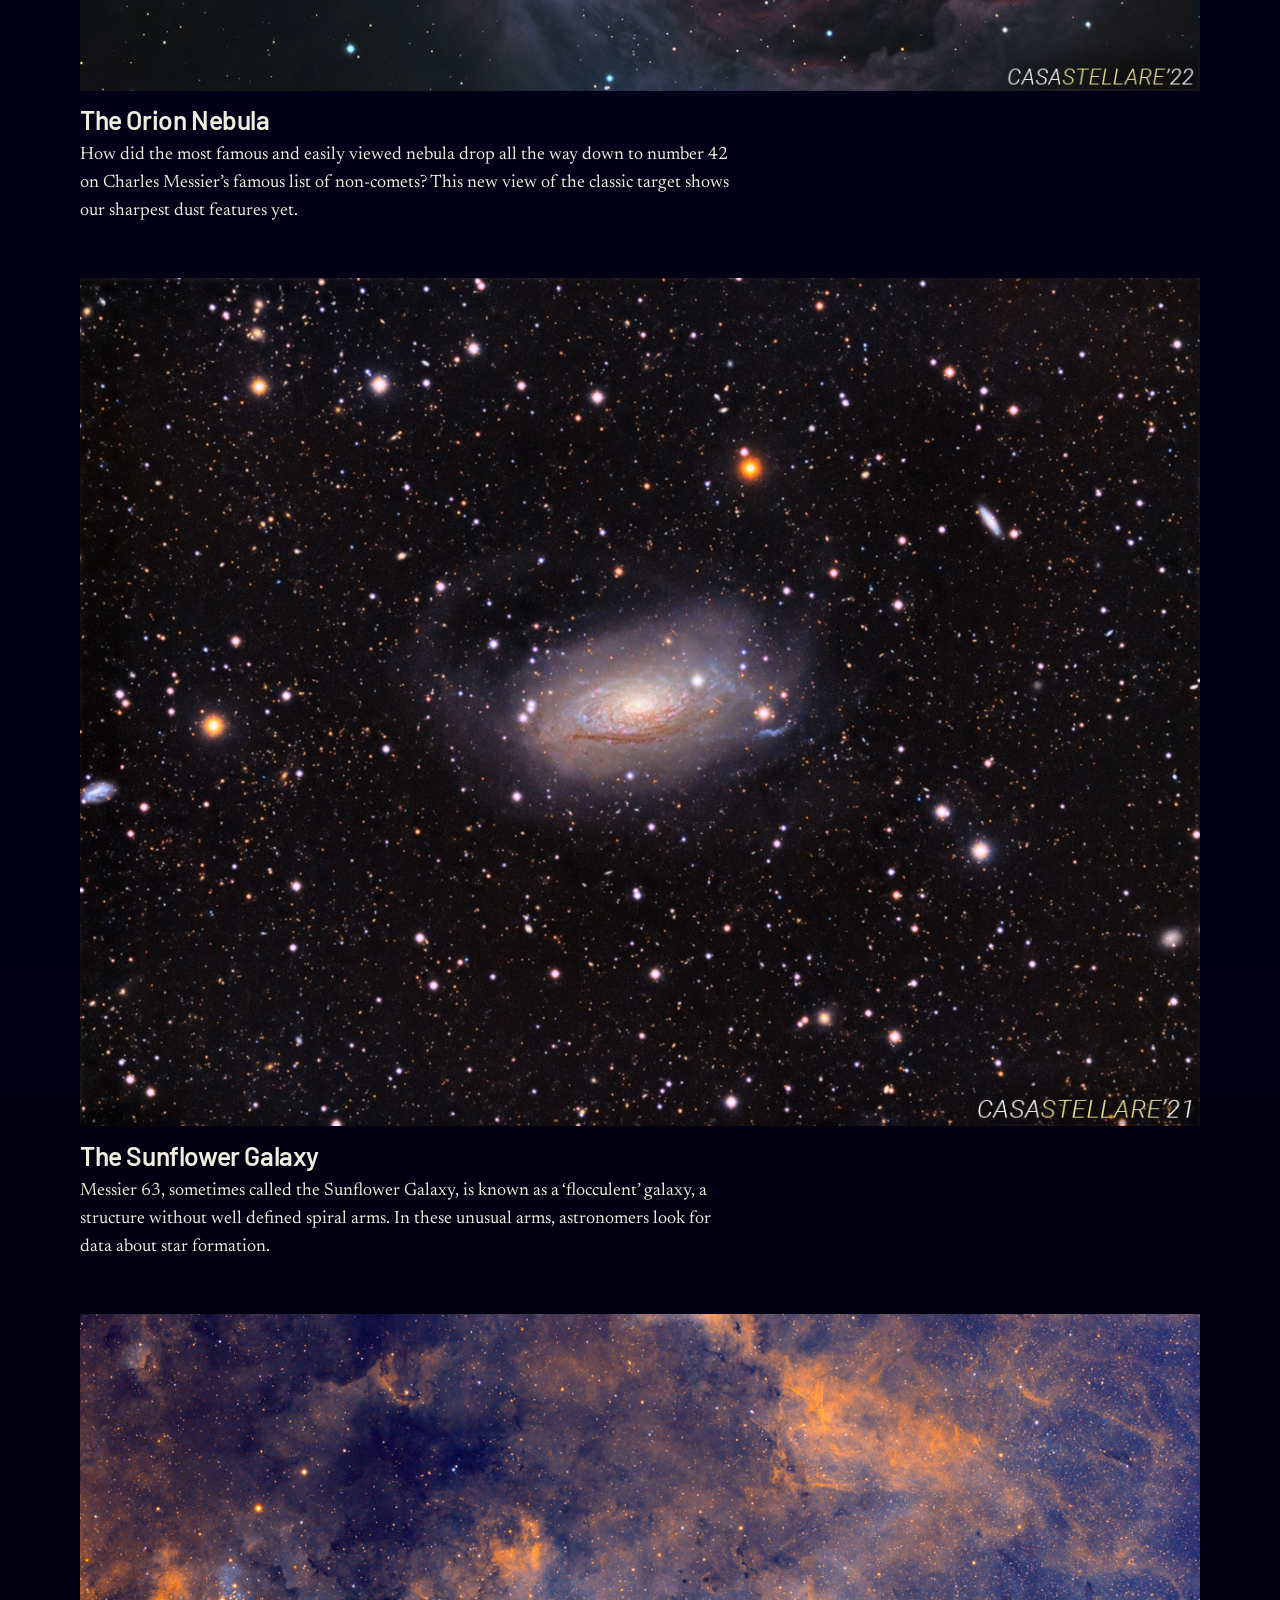
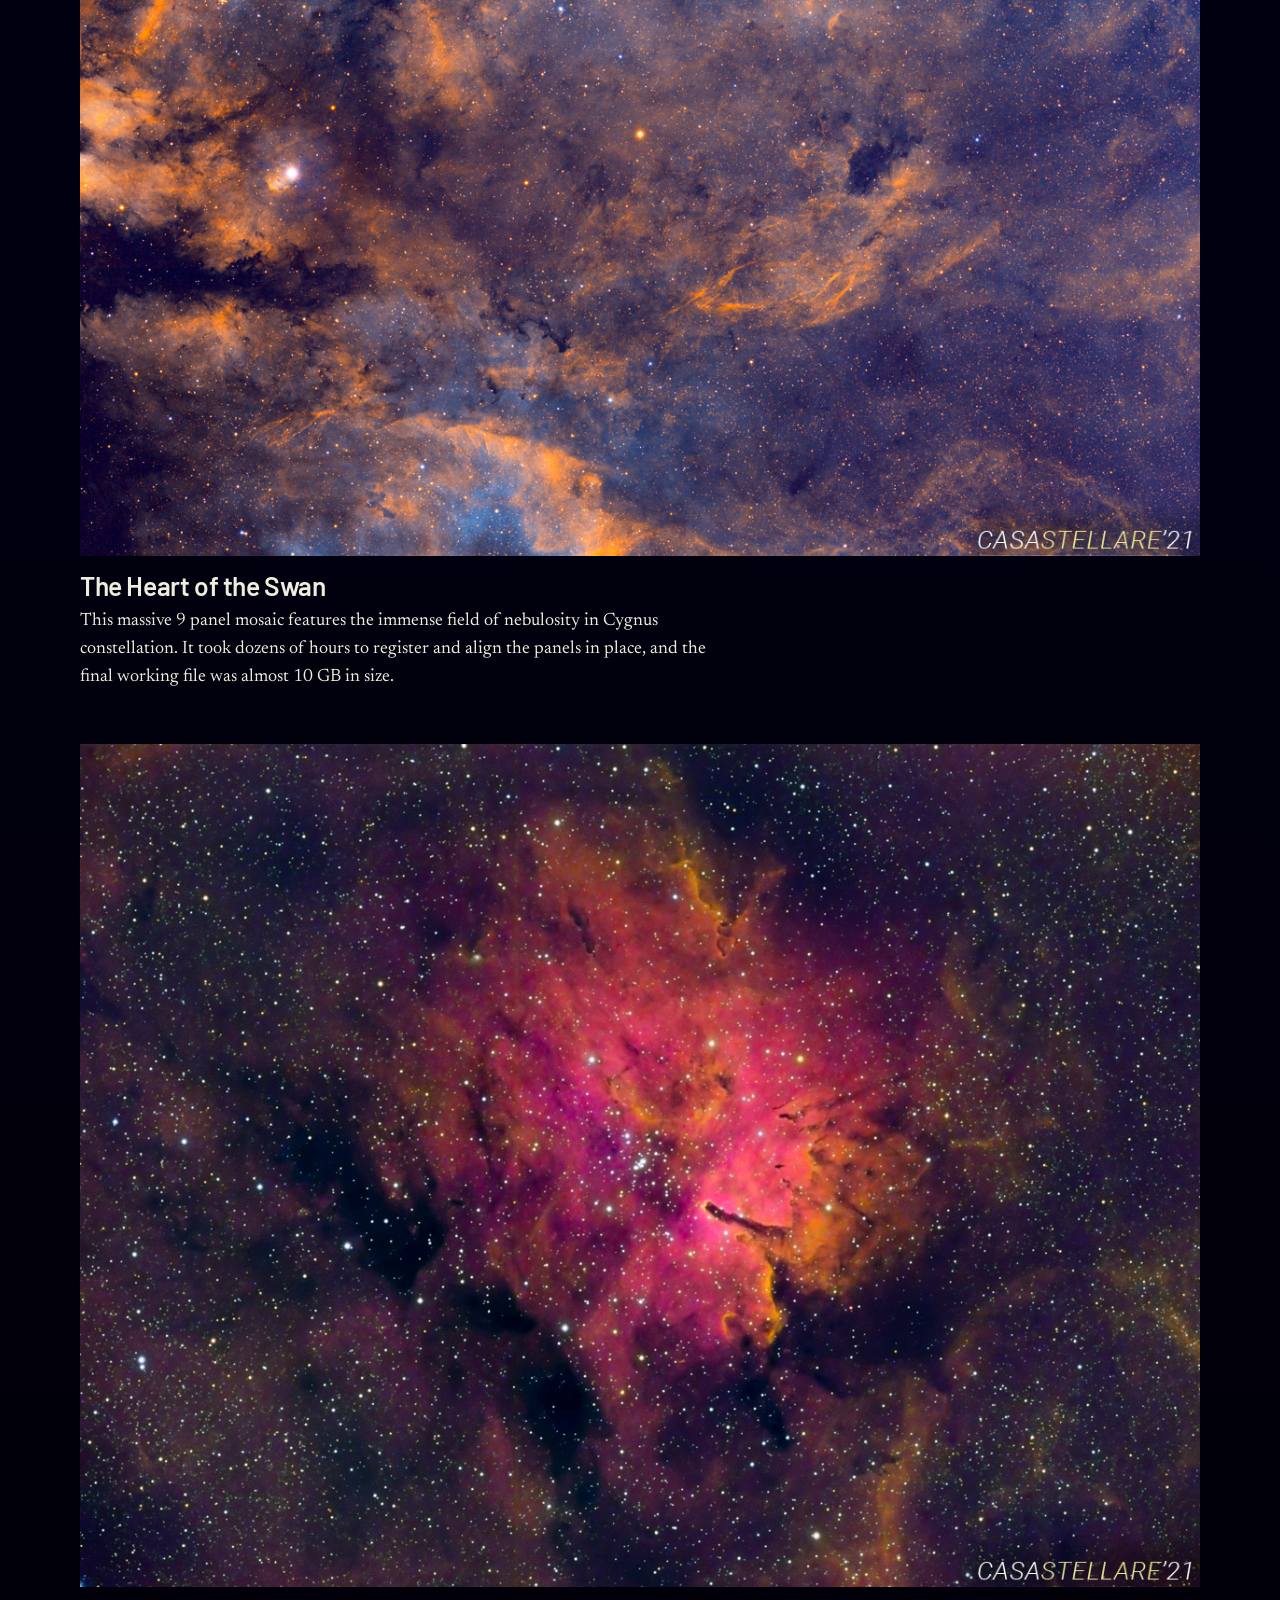
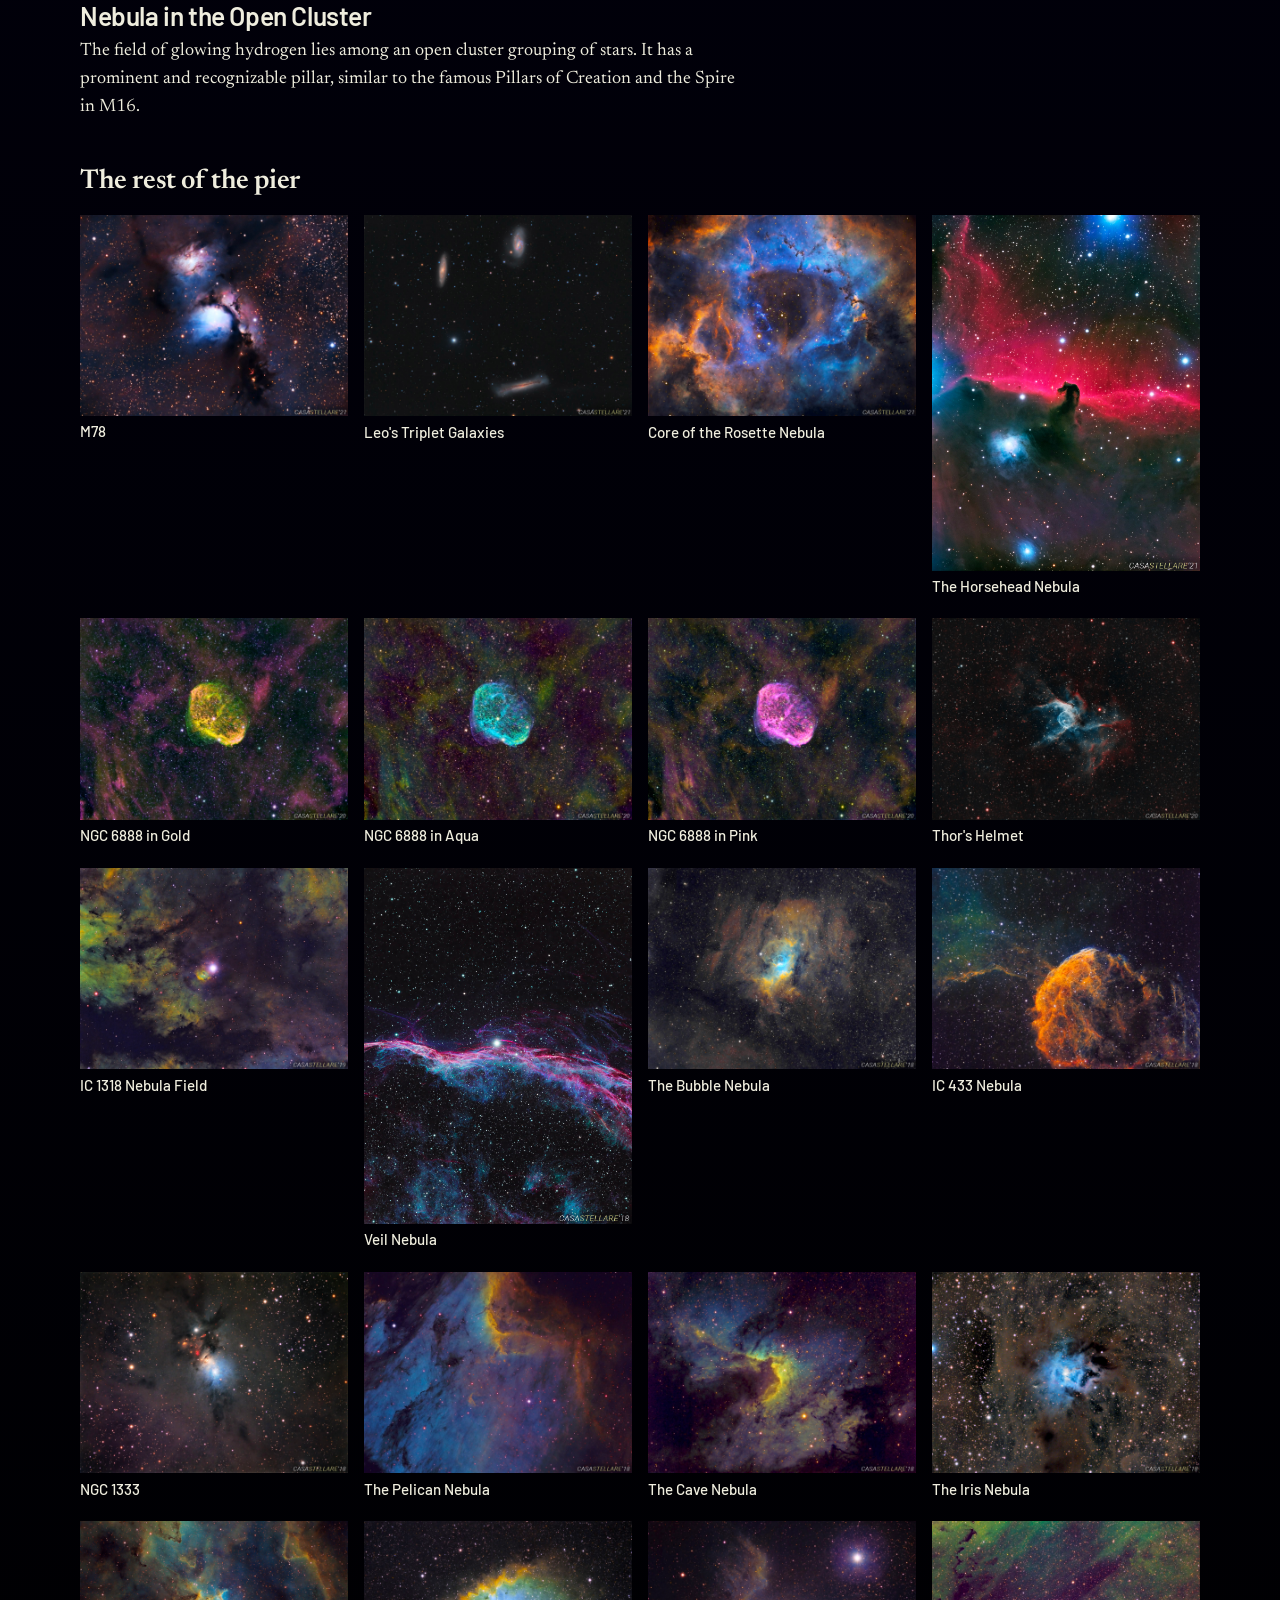
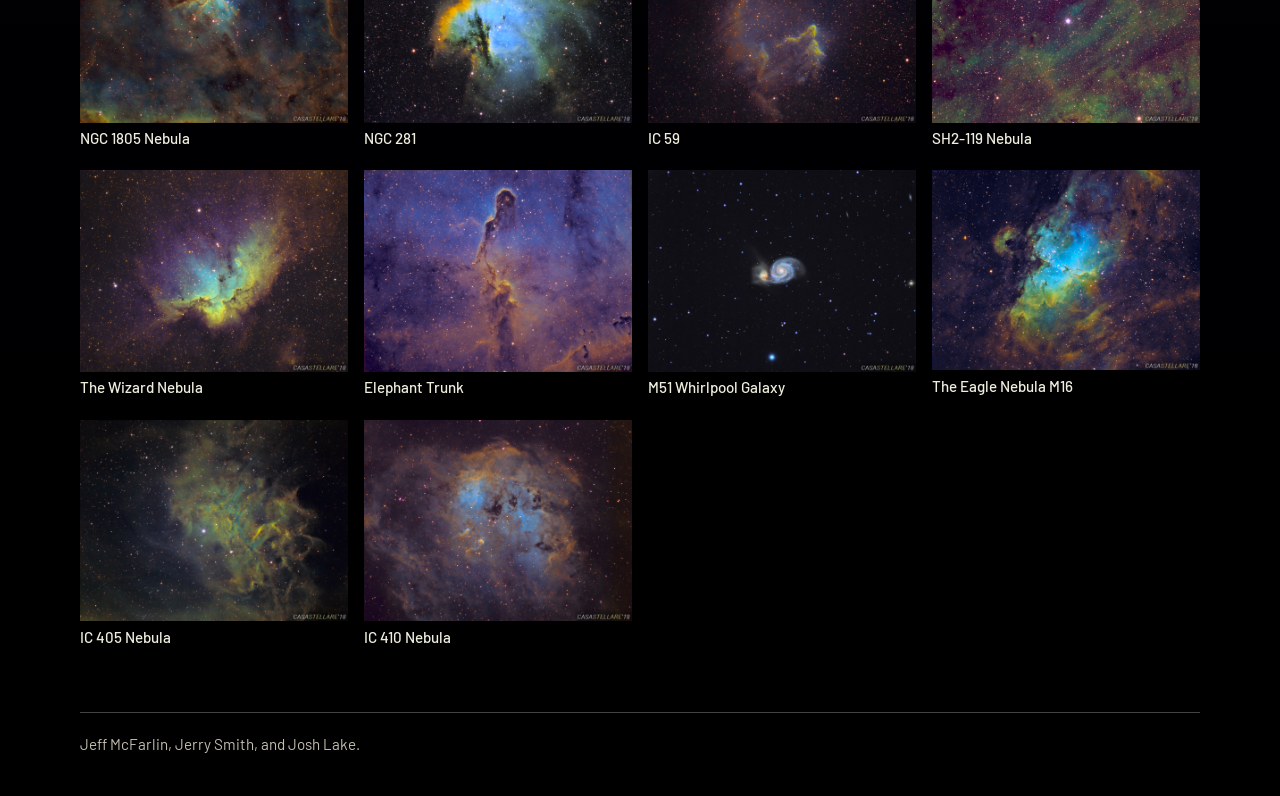
<file: pier-1.html>
<!DOCTYPE html>
<html lang="en">
<head>
  <meta charset="utf-8">
  <meta name="viewport" content="width=device-width, initial-scale=1">
  <title>Pier 1 Gallery — Casa Stellare</title>
  <meta name="description" content="Images from the first pier at Casa Stellare.">
  <link rel="icon" href="media/favicon.png">
  <link rel="preconnect" href="https://fonts.googleapis.com">
  <link rel="preconnect" href="https://fonts.gstatic.com" crossorigin>
  <link href="https://fonts.googleapis.com/css2?family=Barlow:wght@400;500;600&family=Newsreader:opsz,wght@6..72,400;6..72,600&display=swap" rel="stylesheet">
  <link rel="stylesheet" href="css/site.css">
</head>
<body>
  <a class="skip" href="#content">Skip to content</a>
  <header class="site-header">
    <a href="index.html"><img class="banner" src="media/uploads/2026/11/BannerThinSubtitledMy.png" alt="Casa Stellare, astrophotography from our remote observatory"></a>
    <nav class="nav" aria-label="Pages"><a href="index.html">Home</a><a href="observatory.html">Observatory</a><a href="pier-1.html" aria-current="page">Pier 1</a><a href="pier-2.html">Pier 2</a><a href="about.html">About</a><a href="lake.html">N11</a></nav>
  </header>
  <main id="content">
    <h1>Pier 1</h1>
    <div class="essays" data-gallery>
<figure class="essay"><button class="essay-open" type="button" data-full="media/uploads/2022/03/68-SH2-232Mosaic-1.jpg"><img src="media/uploads/2022/03/68-SH2-232Mosaic-1.jpg" alt="Sharpless 232 in Auriga"></button><figcaption><h2>Sharpless 232 in Auriga</h2><p>The diffuse nebula is massive, the biggest in the Auriga nebula complex, but it is very faint and hard to capture. Hundreds of subexposures were used to try to bring out its dusty detail and dim contrast. Only the Hydrogen and Sulphur channels shine; Oxygen contributed to the star colors.</p></figcaption></figure>
<figure class="essay"><button class="essay-open" type="button" data-full="media/uploads/2022/03/69-NGC4631Galaxy.jpg"><img src="media/uploads/2022/03/69-NGC4631Galaxy.jpg" alt="The Whale Galaxy"></button><figcaption><h2>The Whale Galaxy</h2><p>This interesting edge-on galaxy in Canes Venatici looks a bit like a whale with its pup underneath. Of particular note is its off-center starburst region, and it’s a good fit to be number 281 in Arp’s list of unusual galaxies. The nearby colliding Hockey Stick galaxies can be seen in the upper right of this image.</p></figcaption></figure>
<figure class="essay"><button class="essay-open" type="button" data-full="media/uploads/2022/03/70-NGC1499-California-1.jpg"><img src="media/uploads/2022/03/70-NGC1499-California-1.jpg" alt="The California Nebula in Blue"></button><figcaption><h2>The California Nebula in Blue</h2><p>This nebula is found just ‘above’ the Seven Sisters of the Pleiades in Perseus. When processing the almost pure hydrogen glow, image processors must choose which color to make it, and we chose a cooler blue and purple rendering over the traditional pink and red this time.</p></figcaption></figure>
<figure class="essay"><button class="essay-open" type="button" data-full="media/uploads/2022/03/71A-NGC6992-BlueRed-1-e1646430875551.jpg"><img src="media/uploads/2022/03/71A-NGC6992-BlueRed-1-e1646430875551.jpg" alt="The Eastern Veil in Red &amp; Blue"></button><figcaption><h2>The Eastern Veil in Red &amp; Blue</h2><p>Part of a much larger nebulous complex in Cygnus, the Eastern Veil features delicate wisps of glowing hydrogen and oxygen, the remnants of an exploding star that may someday seed a new planetary system with raw ingredients.</p></figcaption></figure>
<figure class="essay"><button class="essay-open" type="button" data-full="media/uploads/2022/03/71B-NGC6992-BlueGold-1-e1646430848638.jpg"><img src="media/uploads/2022/03/71B-NGC6992-BlueGold-1-e1646430848638.jpg" alt="The Veil Nebula in Blue and Gold"></button><figcaption><h2>The Veil Nebula in Blue and Gold</h2><p>When choosing narrowband palettes to highlight specific wavelengths, sometimes the traditional choices aren’t necessarily the best. This blend of the Veil jumped out to us with a thin spine of green over the electric blue and mainly gold structures.</p></figcaption></figure>
<figure class="essay"><button class="essay-open" type="button" data-full="media/uploads/2022/03/72-OrionM42-1.jpg"><img src="media/uploads/2022/03/72-OrionM42-1.jpg" alt="The Orion Nebula"></button><figcaption><h2>The Orion Nebula</h2><p>How did the most famous and easily viewed nebula drop all the way down to number 42 on Charles Messier’s famous list of non-comets? This new view of the classic target shows our sharpest dust features yet.</p></figcaption></figure>
<figure class="essay"><button class="essay-open" type="button" data-full="media/uploads/2022/03/73-M63Galaxy.jpg"><img src="media/uploads/2022/03/73-M63Galaxy.jpg" alt="The Sunflower Galaxy"></button><figcaption><h2>The Sunflower Galaxy</h2><p>Messier 63, sometimes called the Sunflower Galaxy, is known as a ‘flocculent’ galaxy, a structure without well defined spiral arms. In these unusual arms, astronomers look for data about star formation.</p></figcaption></figure>
<figure class="essay"><button class="essay-open" type="button" data-full="media/uploads/2022/03/74-NinePanelMosaic-1.jpg"><img src="media/uploads/2022/03/74-NinePanelMosaic-1.jpg" alt="The Heart of the Swan"></button><figcaption><h2>The Heart of the Swan</h2><p>This massive 9 panel mosaic features the immense field of nebulosity in Cygnus constellation. It took dozens of hours to register and align the panels in place, and the final working file was almost 10 GB in size.</p></figcaption></figure>
<figure class="essay"><button class="essay-open" type="button" data-full="media/uploads/2022/03/75-NGC6823-1.jpg"><img src="media/uploads/2022/03/75-NGC6823-1.jpg" alt="Nebula in the Open Cluster"></button><figcaption><h2>Nebula in the Open Cluster</h2><p>The field of glowing hydrogen lies among an open cluster grouping of stars. It has a prominent and recognizable pillar, similar to the famous Pillars of Creation and the Spire in M16.</p></figcaption></figure>
    </div>
    <h2 class="section-title">The rest of the pier</h2>
    <div class="grid" data-gallery>
<figure><button class="shot" type="button" data-full="media/uploads/2022/03/76-M78.jpg"><img src="media/uploads/2022/03/76-M78.jpg" alt="M78" loading="lazy"><span>M78</span></button></figure>
<figure><button class="shot" type="button" data-full="media/uploads/2022/03/77-LeoTriplet.jpg"><img src="media/uploads/2022/03/77-LeoTriplet.jpg" alt="Leo&#x27;s Triplet Galaxies" loading="lazy"><span>Leo&#x27;s Triplet Galaxies</span></button></figure>
<figure><button class="shot" type="button" data-full="media/uploads/2022/03/78-RosetteCore.jpg"><img src="media/uploads/2022/03/78-RosetteCore.jpg" alt="Core of the Rosette Nebula" loading="lazy"><span>Core of the Rosette Nebula</span></button></figure>
<figure><button class="shot" type="button" data-full="media/uploads/2022/03/79-Horsehead.jpg"><img src="media/uploads/2022/03/79-Horsehead.jpg" alt="The Horsehead Nebula" loading="lazy"><span>The Horsehead Nebula</span></button></figure>
<figure><button class="shot" type="button" data-full="media/uploads/2022/03/80A-NGC6888-Gold.jpg"><img src="media/uploads/2022/03/80A-NGC6888-Gold.jpg" alt="NGC 6888 in Gold" loading="lazy"><span>NGC 6888 in Gold</span></button></figure>
<figure><button class="shot" type="button" data-full="media/uploads/2022/03/80B-NGC6888-Aqua.jpg"><img src="media/uploads/2022/03/80B-NGC6888-Aqua.jpg" alt="NGC 6888 in Aqua" loading="lazy"><span>NGC 6888 in Aqua</span></button></figure>
<figure><button class="shot" type="button" data-full="media/uploads/2022/03/80C-NGC6888-Rose.jpg"><img src="media/uploads/2022/03/80C-NGC6888-Rose.jpg" alt="NGC 6888 in Pink" loading="lazy"><span>NGC 6888 in Pink</span></button></figure>
<figure><button class="shot" type="button" data-full="media/uploads/2022/03/81-ThorsHelmet.jpg"><img src="media/uploads/2022/03/81-ThorsHelmet.jpg" alt="Thor&#x27;s Helmet" loading="lazy"><span>Thor&#x27;s Helmet</span></button></figure>
<figure><button class="shot" type="button" data-full="media/uploads/2022/03/82-IC1318.jpg"><img src="media/uploads/2022/03/82-IC1318.jpg" alt="IC 1318 Nebula Field" loading="lazy"><span>IC 1318 Nebula Field</span></button></figure>
<figure><button class="shot" type="button" data-full="media/uploads/2022/03/83-VeilNebula.jpg"><img src="media/uploads/2022/03/83-VeilNebula.jpg" alt="Veil Nebula" loading="lazy"><span>Veil Nebula</span></button></figure>
<figure><button class="shot" type="button" data-full="media/uploads/2022/03/84-BubbleNebula.jpg"><img src="media/uploads/2022/03/84-BubbleNebula.jpg" alt="The Bubble Nebula" loading="lazy"><span>The Bubble Nebula</span></button></figure>
<figure><button class="shot" type="button" data-full="media/uploads/2022/03/85-IC433.jpg"><img src="media/uploads/2022/03/85-IC433.jpg" alt="IC 433 Nebula" loading="lazy"><span>IC 433 Nebula</span></button></figure>
<figure><button class="shot" type="button" data-full="media/uploads/2022/03/86-NGC1333.jpg"><img src="media/uploads/2022/03/86-NGC1333.jpg" alt="NGC 1333" loading="lazy"><span>NGC 1333</span></button></figure>
<figure><button class="shot" type="button" data-full="media/uploads/2022/03/87-PelicanNebula.jpg"><img src="media/uploads/2022/03/87-PelicanNebula.jpg" alt="The Pelican Nebula" loading="lazy"><span>The Pelican Nebula</span></button></figure>
<figure><button class="shot" type="button" data-full="media/uploads/2022/03/88-CaveNebula.jpg"><img src="media/uploads/2022/03/88-CaveNebula.jpg" alt="The Cave Nebula" loading="lazy"><span>The Cave Nebula</span></button></figure>
<figure><button class="shot" type="button" data-full="media/uploads/2022/03/89-IrisNebula.jpg"><img src="media/uploads/2022/03/89-IrisNebula.jpg" alt="The Iris Nebula" loading="lazy"><span>The Iris Nebula</span></button></figure>
<figure><button class="shot" type="button" data-full="media/uploads/2022/03/90-NGC1805.jpg"><img src="media/uploads/2022/03/90-NGC1805.jpg" alt="NGC 1805 Nebula" loading="lazy"><span>NGC 1805 Nebula</span></button></figure>
<figure><button class="shot" type="button" data-full="media/uploads/2022/03/91-NGC281.jpg"><img src="media/uploads/2022/03/91-NGC281.jpg" alt="NGC 281" loading="lazy"><span>NGC 281</span></button></figure>
<figure><button class="shot" type="button" data-full="media/uploads/2022/03/92-IC59.jpg"><img src="media/uploads/2022/03/92-IC59.jpg" alt="IC 59" loading="lazy"><span>IC 59</span></button></figure>
<figure><button class="shot" type="button" data-full="media/uploads/2022/03/93-SH2-119Nebulosity.jpg"><img src="media/uploads/2022/03/93-SH2-119Nebulosity.jpg" alt="SH2-119 Nebula" loading="lazy"><span>SH2-119 Nebula</span></button></figure>
<figure><button class="shot" type="button" data-full="media/uploads/2022/03/94-WizardNebula.jpg"><img src="media/uploads/2022/03/94-WizardNebula.jpg" alt="The Wizard Nebula" loading="lazy"><span>The Wizard Nebula</span></button></figure>
<figure><button class="shot" type="button" data-full="media/uploads/2022/03/95-ElephantTrunk.jpg"><img src="media/uploads/2022/03/95-ElephantTrunk.jpg" alt="Elephant Trunk" loading="lazy"><span>Elephant Trunk</span></button></figure>
<figure><button class="shot" type="button" data-full="media/uploads/2022/03/96-M51.jpg"><img src="media/uploads/2022/03/96-M51.jpg" alt="M51 Whirlpool Galaxy" loading="lazy"><span>M51 Whirlpool Galaxy</span></button></figure>
<figure><button class="shot" type="button" data-full="media/uploads/2022/03/97-M16.jpg"><img src="media/uploads/2022/03/97-M16.jpg" alt="The Eagle Nebula M16" loading="lazy"><span>The Eagle Nebula M16</span></button></figure>
<figure><button class="shot" type="button" data-full="media/uploads/2022/03/98-IC405.jpg"><img src="media/uploads/2022/03/98-IC405.jpg" alt="IC 405 Nebula" loading="lazy"><span>IC 405 Nebula</span></button></figure>
<figure><button class="shot" type="button" data-full="media/uploads/2022/03/99-IC410.jpg"><img src="media/uploads/2022/03/99-IC410.jpg" alt="IC 410 Nebula" loading="lazy"><span>IC 410 Nebula</span></button></figure>
    </div>
  </main>
  <footer class="site-footer">Jeff McFarlin, Jerry Smith, and Josh Lake.</footer>
  <dialog class="lightbox" aria-label="Image">
    <div class="lightbox-bar">
      <span>Casa Stellare</span>
      <button type="button" data-close>Close</button>
    </div>
    <div class="lightbox-stage">
      <button class="lightbox-nav" type="button" data-prev aria-label="Previous image">Prev</button>
      <img alt="">
      <button class="lightbox-nav" type="button" data-next aria-label="Next image">Next</button>
    </div>
    <p class="lightbox-caption"></p>
  </dialog>
  <script src="js/gallery.js"></script>
</body>
</html>
</file>
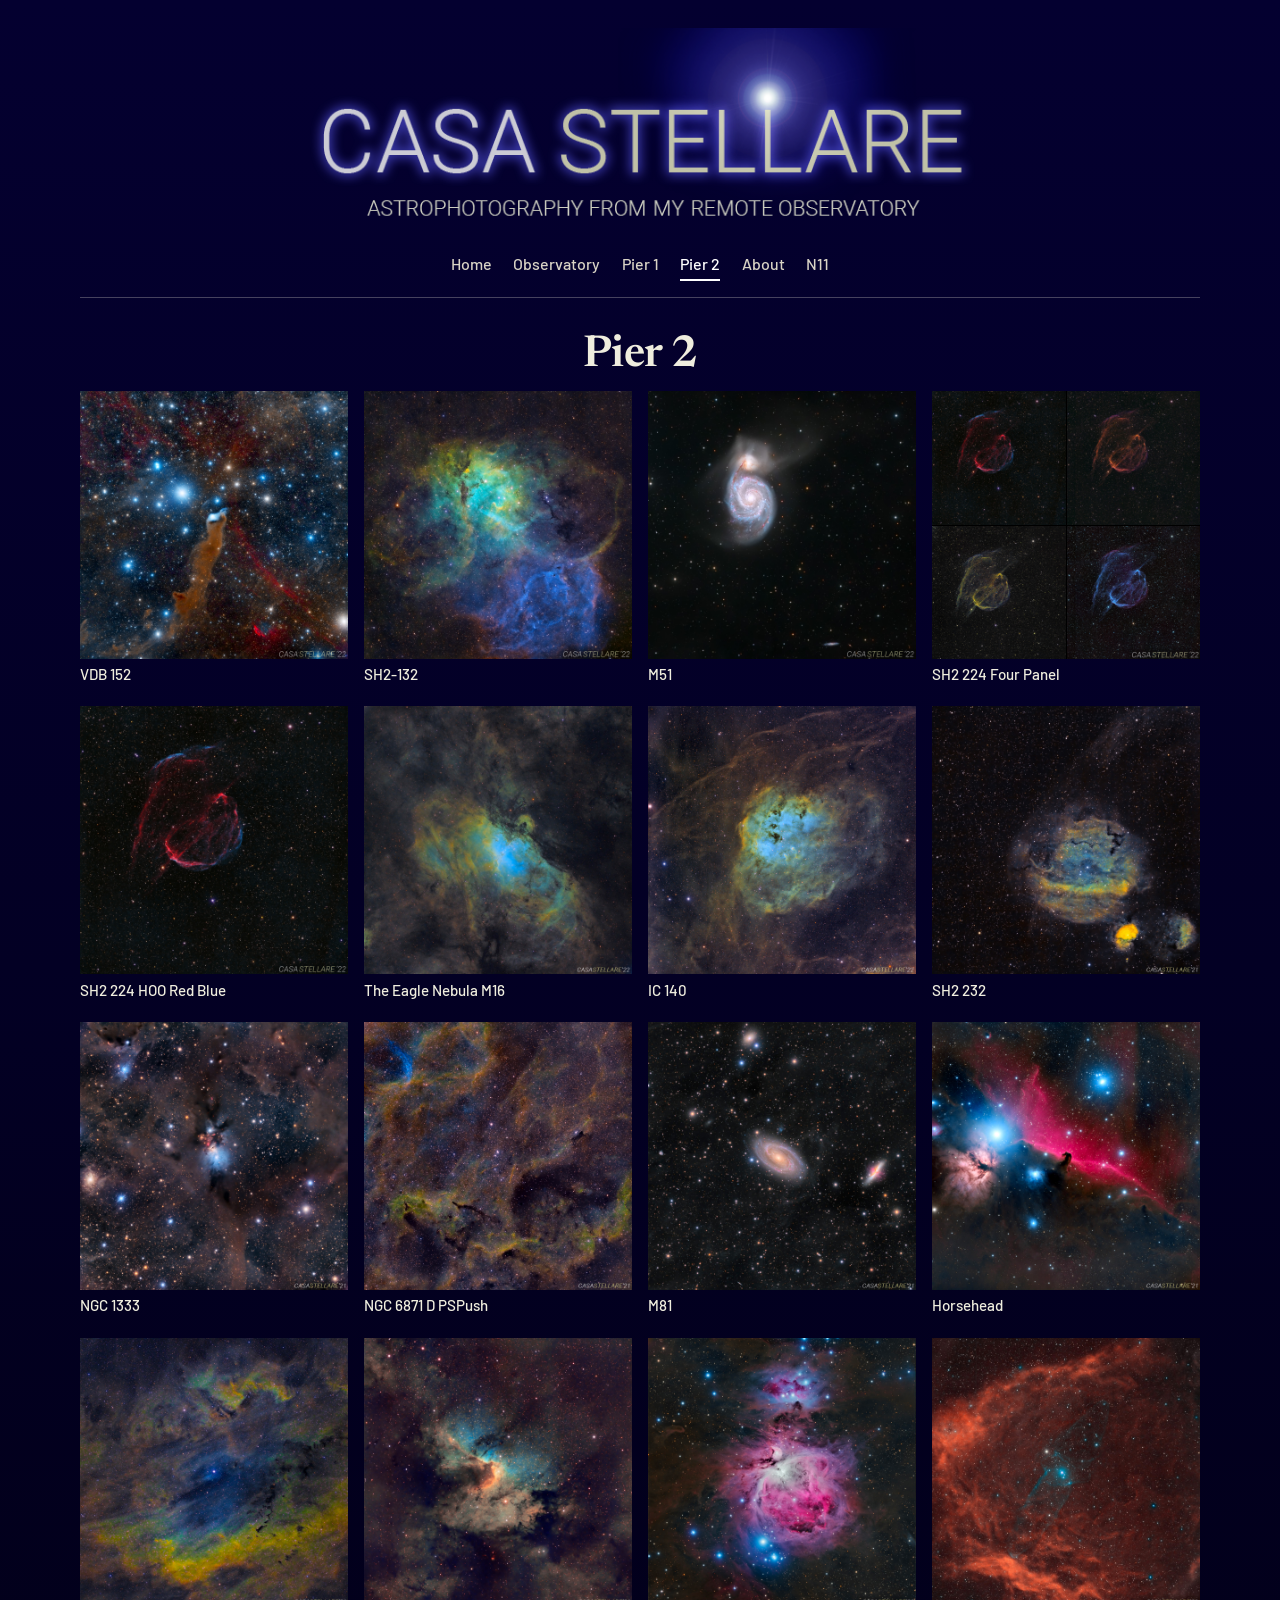
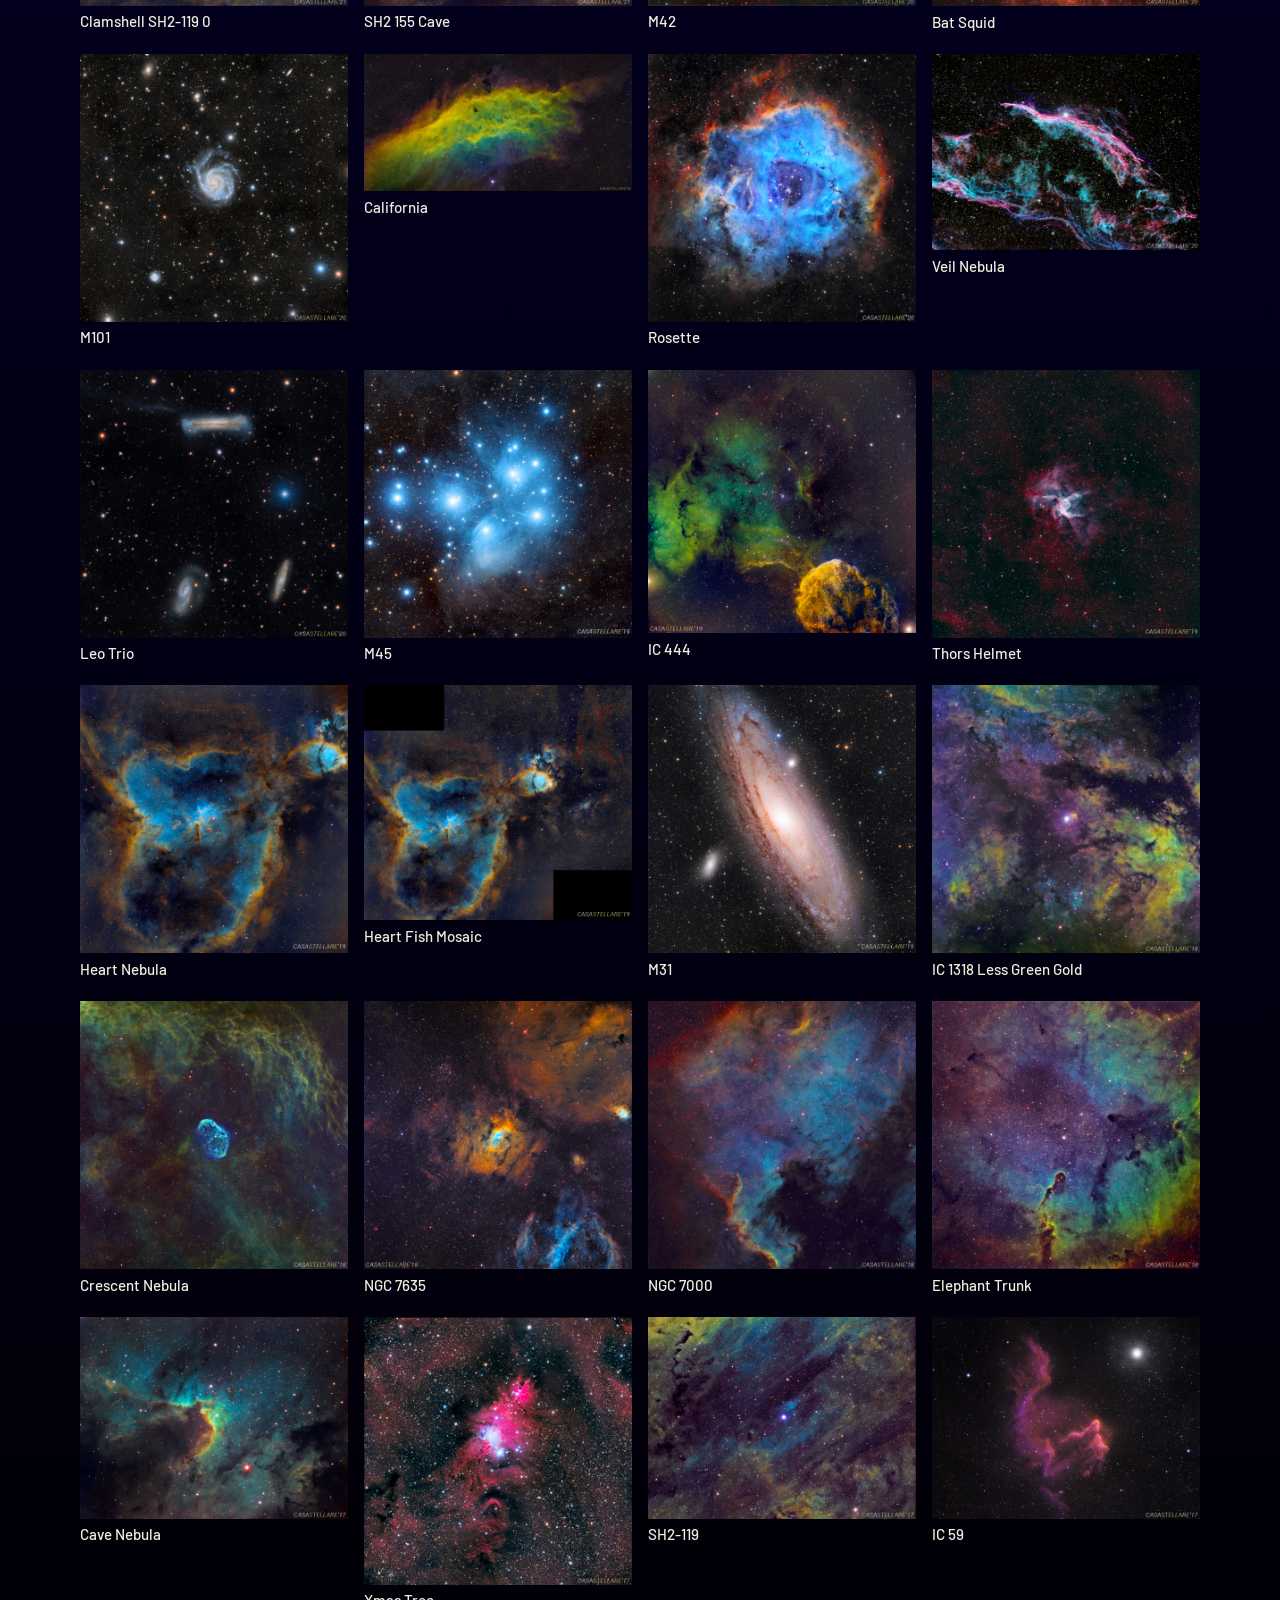
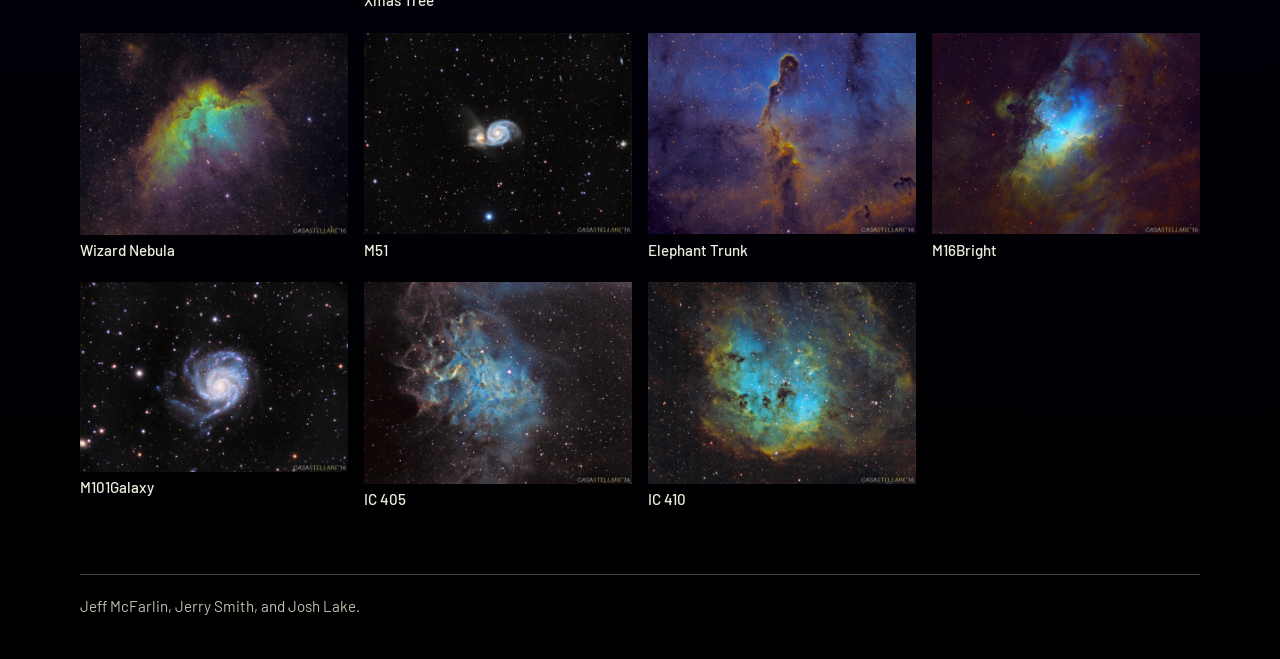
<file: pier-2.html>
<!DOCTYPE html>
<html lang="en">
<head>
  <meta charset="utf-8">
  <meta name="viewport" content="width=device-width, initial-scale=1">
  <title>Pier 2 Gallery — Casa Stellare</title>
  <meta name="description" content="Images from the second pier at Casa Stellare.">
  <link rel="icon" href="media/favicon.png">
  <link rel="preconnect" href="https://fonts.googleapis.com">
  <link rel="preconnect" href="https://fonts.gstatic.com" crossorigin>
  <link href="https://fonts.googleapis.com/css2?family=Barlow:wght@400;500;600&family=Newsreader:opsz,wght@6..72,400;6..72,600&display=swap" rel="stylesheet">
  <link rel="stylesheet" href="css/site.css">
</head>
<body>
  <a class="skip" href="#content">Skip to content</a>
  <header class="site-header">
    <a href="index.html"><img class="banner" src="media/uploads/2026/11/BannerThinSubtitledMy.png" alt="Casa Stellare, astrophotography from our remote observatory"></a>
    <nav class="nav" aria-label="Pages"><a href="index.html">Home</a><a href="observatory.html">Observatory</a><a href="pier-1.html">Pier 1</a><a href="pier-2.html" aria-current="page">Pier 2</a><a href="about.html">About</a><a href="lake.html">N11</a></nav>
  </header>
  <main id="content">
    <h1>Pier 2</h1>
    <div class="grid" data-gallery>
<figure><button class="shot" type="button" data-full="media/uploads/2022/12/58-VDB152.jpg"><img src="media/uploads/2022/12/58-VDB152.jpg" alt="VDB 152" loading="lazy"><span>VDB 152</span></button></figure>
<figure><button class="shot" type="button" data-full="media/uploads/2022/12/59-SH2132.jpg"><img src="media/uploads/2022/12/59-SH2132.jpg" alt="SH2-132" loading="lazy"><span>SH2-132</span></button></figure>
<figure><button class="shot" type="button" data-full="media/uploads/2022/12/60-M51.jpg"><img src="media/uploads/2022/12/60-M51.jpg" alt="M51" loading="lazy"><span>M51</span></button></figure>
<figure><button class="shot" type="button" data-full="media/uploads/2022/03/61-SH2-224-FourPanel.jpg"><img src="media/uploads/2022/03/61-SH2-224-FourPanel.jpg" alt="SH2 224 Four Panel" loading="lazy"><span>SH2 224 Four Panel</span></button></figure>
<figure><button class="shot" type="button" data-full="media/uploads/2022/03/62-SH2-224-HOO-RedBlue.jpg"><img src="media/uploads/2022/03/62-SH2-224-HOO-RedBlue.jpg" alt="SH2 224 HOO Red Blue" loading="lazy"><span>SH2 224 HOO Red Blue</span></button></figure>
<figure><button class="shot" type="button" data-full="media/uploads/2022/03/63-M16.jpg"><img src="media/uploads/2022/03/63-M16.jpg" alt="The Eagle Nebula M16" loading="lazy"><span>The Eagle Nebula M16</span></button></figure>
<figure><button class="shot" type="button" data-full="media/uploads/2022/03/64-IC140.jpg"><img src="media/uploads/2022/03/64-IC140.jpg" alt="IC 140" loading="lazy"><span>IC 140</span></button></figure>
<figure><button class="shot" type="button" data-full="media/uploads/2022/03/65-SH2-232.jpg"><img src="media/uploads/2022/03/65-SH2-232.jpg" alt="SH2 232" loading="lazy"><span>SH2 232</span></button></figure>
<figure><button class="shot" type="button" data-full="media/uploads/2022/03/66-NGC1333.jpg"><img src="media/uploads/2022/03/66-NGC1333.jpg" alt="NGC 1333" loading="lazy"><span>NGC 1333</span></button></figure>
<figure><button class="shot" type="button" data-full="media/uploads/2022/03/67-NGC6871-D-PSPush.jpg"><img src="media/uploads/2022/03/67-NGC6871-D-PSPush.jpg" alt="NGC 6871 D PSPush" loading="lazy"><span>NGC 6871 D PSPush</span></button></figure>
<figure><button class="shot" type="button" data-full="media/uploads/2022/03/68-M81.jpg"><img src="media/uploads/2022/03/68-M81.jpg" alt="M81" loading="lazy"><span>M81</span></button></figure>
<figure><button class="shot" type="button" data-full="media/uploads/2022/03/69-Horsehead.jpg"><img src="media/uploads/2022/03/69-Horsehead.jpg" alt="Horsehead" loading="lazy"><span>Horsehead</span></button></figure>
<figure><button class="shot" type="button" data-full="media/uploads/2022/03/70-Clamshell-SH2119-0.jpg"><img src="media/uploads/2022/03/70-Clamshell-SH2119-0.jpg" alt="Clamshell SH2-119 0" loading="lazy"><span>Clamshell SH2-119 0</span></button></figure>
<figure><button class="shot" type="button" data-full="media/uploads/2022/03/71-SH2-155-Cave.jpg"><img src="media/uploads/2022/03/71-SH2-155-Cave.jpg" alt="SH2 155 Cave" loading="lazy"><span>SH2 155 Cave</span></button></figure>
<figure><button class="shot" type="button" data-full="media/uploads/2022/03/72-M42.jpg"><img src="media/uploads/2022/03/72-M42.jpg" alt="M42" loading="lazy"><span>M42</span></button></figure>
<figure><button class="shot" type="button" data-full="media/uploads/2022/03/73-BatSquid.jpg"><img src="media/uploads/2022/03/73-BatSquid.jpg" alt="Bat Squid" loading="lazy"><span>Bat Squid</span></button></figure>
<figure><button class="shot" type="button" data-full="media/uploads/2022/03/74-M101.jpg"><img src="media/uploads/2022/03/74-M101.jpg" alt="M101" loading="lazy"><span>M101</span></button></figure>
<figure><button class="shot" type="button" data-full="media/uploads/2022/03/75-California.jpg"><img src="media/uploads/2022/03/75-California.jpg" alt="California" loading="lazy"><span>California</span></button></figure>
<figure><button class="shot" type="button" data-full="media/uploads/2022/03/76-Rosette.jpg"><img src="media/uploads/2022/03/76-Rosette.jpg" alt="Rosette" loading="lazy"><span>Rosette</span></button></figure>
<figure><button class="shot" type="button" data-full="media/uploads/2022/03/77-VeilNebula.jpg"><img src="media/uploads/2022/03/77-VeilNebula.jpg" alt="Veil Nebula" loading="lazy"><span>Veil Nebula</span></button></figure>
<figure><button class="shot" type="button" data-full="media/uploads/2022/03/78-LeoTrio.jpg"><img src="media/uploads/2022/03/78-LeoTrio.jpg" alt="Leo Trio" loading="lazy"><span>Leo Trio</span></button></figure>
<figure><button class="shot" type="button" data-full="media/uploads/2022/03/79-M45.jpg"><img src="media/uploads/2022/03/79-M45.jpg" alt="M45" loading="lazy"><span>M45</span></button></figure>
<figure><button class="shot" type="button" data-full="media/uploads/2022/03/80-IC444.jpg"><img src="media/uploads/2022/03/80-IC444.jpg" alt="IC 444" loading="lazy"><span>IC 444</span></button></figure>
<figure><button class="shot" type="button" data-full="media/uploads/2022/03/81-ThorsHelmet-2.jpg"><img src="media/uploads/2022/03/81-ThorsHelmet-2.jpg" alt="Thors Helmet" loading="lazy"><span>Thors Helmet</span></button></figure>
<figure><button class="shot" type="button" data-full="media/uploads/2022/03/82-HeartNebula.jpg"><img src="media/uploads/2022/03/82-HeartNebula.jpg" alt="Heart Nebula" loading="lazy"><span>Heart Nebula</span></button></figure>
<figure><button class="shot" type="button" data-full="media/uploads/2022/03/82B-HeartFishMosaic.jpg"><img src="media/uploads/2022/03/82B-HeartFishMosaic.jpg" alt="Heart Fish Mosaic" loading="lazy"><span>Heart Fish Mosaic</span></button></figure>
<figure><button class="shot" type="button" data-full="media/uploads/2022/03/83-M31.jpg"><img src="media/uploads/2022/03/83-M31.jpg" alt="M31" loading="lazy"><span>M31</span></button></figure>
<figure><button class="shot" type="button" data-full="media/uploads/2022/03/84-IC1318-LessGreenGold.jpg"><img src="media/uploads/2022/03/84-IC1318-LessGreenGold.jpg" alt="IC 1318 Less Green Gold" loading="lazy"><span>IC 1318 Less Green Gold</span></button></figure>
<figure><button class="shot" type="button" data-full="media/uploads/2022/03/85-CrescentNebula.jpg"><img src="media/uploads/2022/03/85-CrescentNebula.jpg" alt="Crescent Nebula" loading="lazy"><span>Crescent Nebula</span></button></figure>
<figure><button class="shot" type="button" data-full="media/uploads/2022/03/86-NGC7635.jpg"><img src="media/uploads/2022/03/86-NGC7635.jpg" alt="NGC 7635" loading="lazy"><span>NGC 7635</span></button></figure>
<figure><button class="shot" type="button" data-full="media/uploads/2022/03/87-NGC7000.jpg"><img src="media/uploads/2022/03/87-NGC7000.jpg" alt="NGC 7000" loading="lazy"><span>NGC 7000</span></button></figure>
<figure><button class="shot" type="button" data-full="media/uploads/2022/03/88-ElephantTrunk.jpg"><img src="media/uploads/2022/03/88-ElephantTrunk.jpg" alt="Elephant Trunk" loading="lazy"><span>Elephant Trunk</span></button></figure>
<figure><button class="shot" type="button" data-full="media/uploads/2022/03/89-CaveNebula.jpg"><img src="media/uploads/2022/03/89-CaveNebula.jpg" alt="Cave Nebula" loading="lazy"><span>Cave Nebula</span></button></figure>
<figure><button class="shot" type="button" data-full="media/uploads/2022/03/90-XmasTree.jpg"><img src="media/uploads/2022/03/90-XmasTree.jpg" alt="Xmas Tree" loading="lazy"><span>Xmas Tree</span></button></figure>
<figure><button class="shot" type="button" data-full="media/uploads/2022/03/91-SH2119.jpg"><img src="media/uploads/2022/03/91-SH2119.jpg" alt="SH2-119" loading="lazy"><span>SH2-119</span></button></figure>
<figure><button class="shot" type="button" data-full="media/uploads/2022/03/92-IC59-2.jpg"><img src="media/uploads/2022/03/92-IC59-2.jpg" alt="IC 59" loading="lazy"><span>IC 59</span></button></figure>
<figure><button class="shot" type="button" data-full="media/uploads/2022/03/93-WizardNebula.jpg"><img src="media/uploads/2022/03/93-WizardNebula.jpg" alt="Wizard Nebula" loading="lazy"><span>Wizard Nebula</span></button></figure>
<figure><button class="shot" type="button" data-full="media/uploads/2022/03/94-M51.jpg"><img src="media/uploads/2022/03/94-M51.jpg" alt="M51" loading="lazy"><span>M51</span></button></figure>
<figure><button class="shot" type="button" data-full="media/uploads/2022/03/95-ElephantTrunk-2.jpg"><img src="media/uploads/2022/03/95-ElephantTrunk-2.jpg" alt="Elephant Trunk" loading="lazy"><span>Elephant Trunk</span></button></figure>
<figure><button class="shot" type="button" data-full="media/uploads/2022/03/96-M16Bright.jpg"><img src="media/uploads/2022/03/96-M16Bright.jpg" alt="M16Bright" loading="lazy"><span>M16Bright</span></button></figure>
<figure><button class="shot" type="button" data-full="media/uploads/2022/03/97-M101Galaxy.jpg"><img src="media/uploads/2022/03/97-M101Galaxy.jpg" alt="M101Galaxy" loading="lazy"><span>M101Galaxy</span></button></figure>
<figure><button class="shot" type="button" data-full="media/uploads/2022/03/98-IC405-2.jpg"><img src="media/uploads/2022/03/98-IC405-2.jpg" alt="IC 405" loading="lazy"><span>IC 405</span></button></figure>
<figure><button class="shot" type="button" data-full="media/uploads/2022/03/99-IC410-2.jpg"><img src="media/uploads/2022/03/99-IC410-2.jpg" alt="IC 410" loading="lazy"><span>IC 410</span></button></figure>
    </div>
  </main>
  <footer class="site-footer">Jeff McFarlin, Jerry Smith, and Josh Lake.</footer>
  <dialog class="lightbox" aria-label="Image">
    <div class="lightbox-bar">
      <span>Casa Stellare</span>
      <button type="button" data-close>Close</button>
    </div>
    <div class="lightbox-stage">
      <button class="lightbox-nav" type="button" data-prev aria-label="Previous image">Prev</button>
      <img alt="">
      <button class="lightbox-nav" type="button" data-next aria-label="Next image">Next</button>
    </div>
    <p class="lightbox-caption"></p>
  </dialog>
  <script src="js/gallery.js"></script>
</body>
</html>
</file>
<file: css/site.css>
:root {
  --ink: #efedde;
  --quiet: #c4beB0;
  --cobalt: #c9d4f5;
  --line: rgba(239, 237, 222, 0.28);
  --page: 1120px;
  --serif: "Newsreader", "Iowan Old Style", Palatino, serif;
  --sans: "Barlow", "Avenir Next", "Segoe UI", sans-serif;
}

* { box-sizing: border-box; }

html { scroll-behavior: smooth; }

body {
  margin: 0;
  background-color: #000000;
  background-image: linear-gradient(180deg, #040030 0%, #000000 100%);
  color: var(--ink);
  font-family: var(--serif);
  font-size: 1.125rem;
  line-height: 1.55;
}

img { max-width: 100%; height: auto; }

figure { margin: 0; }

a { color: var(--cobalt); }

a:hover { color: #182e78; }

.skip {
  position: absolute;
  left: 0.75rem;
  top: -3rem;
  background: var(--ink);
  color: white;
  padding: 0.4rem 0.7rem;
  z-index: 5;
}

.skip:focus { top: 0.75rem; }

.site-header {
  padding: 1.75rem 1.25rem 0;
}

.banner {
  display: block;
  width: min(680px, 100%);
  margin: 0 auto;
}

.nav {
  display: flex;
  flex-wrap: wrap;
  justify-content: center;
  gap: 0.35rem 1.35rem;
  margin: 0.25rem auto 0;
  padding: 0.85rem 0 1rem;
  max-width: var(--page);
  border-bottom: 1px solid var(--line);
  font-family: var(--sans);
  font-size: 1rem;
  font-weight: 500;
}

.nav a {
  color: #d9d3c6;
  text-decoration: none;
  padding: 0.15rem 0;
  border-bottom: 2px solid transparent;
}

.nav a[aria-current="page"],
.nav a:hover {
  color: #ffffff;
  border-bottom-color: #ffffff;
}

.nav a:focus-visible,
button:focus-visible {
  outline: 2px solid var(--cobalt);
  outline-offset: 3px;
}

main {
  width: min(var(--page), calc(100% - 2.5rem));
  margin: 0 auto;
  padding: 2rem 0 4rem;
}

.lede {
  max-width: 66ch;
  margin: 0 auto 2rem;
  font-size: 1.2rem;
}

.lede p { margin: 0 0 0.8rem; }

h1, h2 {
  font-family: var(--serif);
  font-weight: 600;
  letter-spacing: -0.015em;
  line-height: 1.2;
}

h1 {
  font-size: clamp(2rem, 4vw, 2.75rem);
  margin: 0 0 0.4rem;
  text-align: center;
}

.credit {
  text-align: center;
  color: var(--quiet);
  margin: 0 0 2rem;
  font-size: 1.05rem;
}

.section-title {
  font-size: 1.7rem;
  margin: 2.75rem 0 1rem;
}

.strip-row {
  display: grid;
  grid-template-columns: repeat(6, 1fr);
  gap: 7px;
  width: min(900px, 100%);
  margin: 0 auto 2.5rem;
}

.panel {
  position: relative;
  aspect-ratio: 129 / 450;
  overflow: hidden;
  background: #000;
}

.panel img {
  position: absolute;
  inset: 0;
  width: 100%;
  height: 100%;
  object-fit: cover;
  opacity: 0;
}

.panel img:first-child { opacity: 1; }

.panel.is-live img { opacity: 0; transition: opacity 1.2s ease; }

.panel.is-live img.is-on { opacity: 1; }

.essays { display: grid; gap: 3.25rem; }

.essay h2 {
  font-size: 1.65rem;
  margin: 0.85rem 0 0.35rem;
}

.essay p {
  max-width: 66ch;
  margin: 0.4rem 0 0;
}

.grid {
  display: grid;
  grid-template-columns: repeat(auto-fill, minmax(240px, 1fr));
  gap: 1.35rem 1rem;
  margin-top: 0.5rem;
}

.shot, .essay-open {
  display: block;
  width: 100%;
  padding: 0;
  border: 0;
  background: none;
  color: inherit;
  font: inherit;
  text-align: left;
  cursor: zoom-in;
}

.shot img, .essay-open img { display: block; width: 100%; }

.shot span, .essay h2 {
  font-family: var(--sans);
}

.shot span {
  display: block;
  margin-top: 0.4rem;
  font-size: 0.95rem;
  font-weight: 500;
  line-height: 1.3;
}

.people {
  display: grid;
  grid-template-columns: repeat(3, 1fr);
  gap: 1.5rem;
  margin-top: 2rem;
}

.people img {
  width: 100%;
  aspect-ratio: 1;
  object-fit: cover;
}

.people h2 {
  font-family: var(--sans);
  font-size: 1.15rem;
  margin: 0.7rem 0 0.3rem;
}

.people p {
  margin: 0;
  font-size: 1.02rem;
}

.lake-notes { max-width: 70ch; margin: 0.6rem auto 0; }

.site-footer {
  width: min(var(--page), calc(100% - 2.5rem));
  margin: 0 auto;
  padding: 1.25rem 0 2.5rem;
  border-top: 1px solid var(--line);
  color: var(--quiet);
  font-family: var(--sans);
  font-size: 0.95rem;
}

dialog.lightbox[open] {
  display: flex;
  flex-direction: column;
  width: min(1200px, 100%);
  max-width: 100%;
  max-height: 100%;
  height: 100%;
  margin: 0 auto;
  padding: 0;
  border: 0;
  background: #07080d;
  color: #f4efe6;
}

dialog.lightbox::backdrop {
  background: rgba(7, 8, 13, 0.94);
}

.lightbox-bar {
  display: flex;
  justify-content: space-between;
  align-items: center;
  gap: 0.5rem;
  padding: 0.6rem 0.75rem;
  font-family: var(--sans);
}

.lightbox-bar button, .lightbox-nav {
  background: transparent;
  color: #f4efe6;
  border: 1px solid rgba(244, 239, 230, 0.35);
  font-family: var(--sans);
  font-size: 0.95rem;
  padding: 0.35rem 0.7rem;
  cursor: pointer;
}

.lightbox-stage {
  display: grid;
  grid-template-columns: auto 1fr auto;
  align-items: center;
  gap: 0.4rem;
  flex: 1;
  min-height: 0;
  padding: 0 0.4rem;
}

.lightbox-stage img {
  max-height: 100%;
  max-width: 100%;
  margin: 0 auto;
  object-fit: contain;
}

.lightbox-caption {
  margin: 0;
  padding: 0.6rem 1.5rem 1rem;
  max-height: 28%;
  overflow: auto;
  text-align: center;
  font-size: 1.05rem;
}

.lightbox-caption strong {
  font-family: var(--sans);
  font-weight: 600;
}

@media (max-width: 800px) {
  .people { grid-template-columns: 1fr; }
  .people img { aspect-ratio: 4 / 3; max-height: 420px; }
  .lightbox-caption { padding-inline: 1rem; }
  main { width: min(var(--page), calc(100% - 1.5rem)); }
}

@media (max-width: 700px) {
  .strip-row { gap: 4px; }
}

@media (prefers-reduced-motion: reduce) {
  html { scroll-behavior: auto; }
  .panel img { transition: none; }
}
</file>
